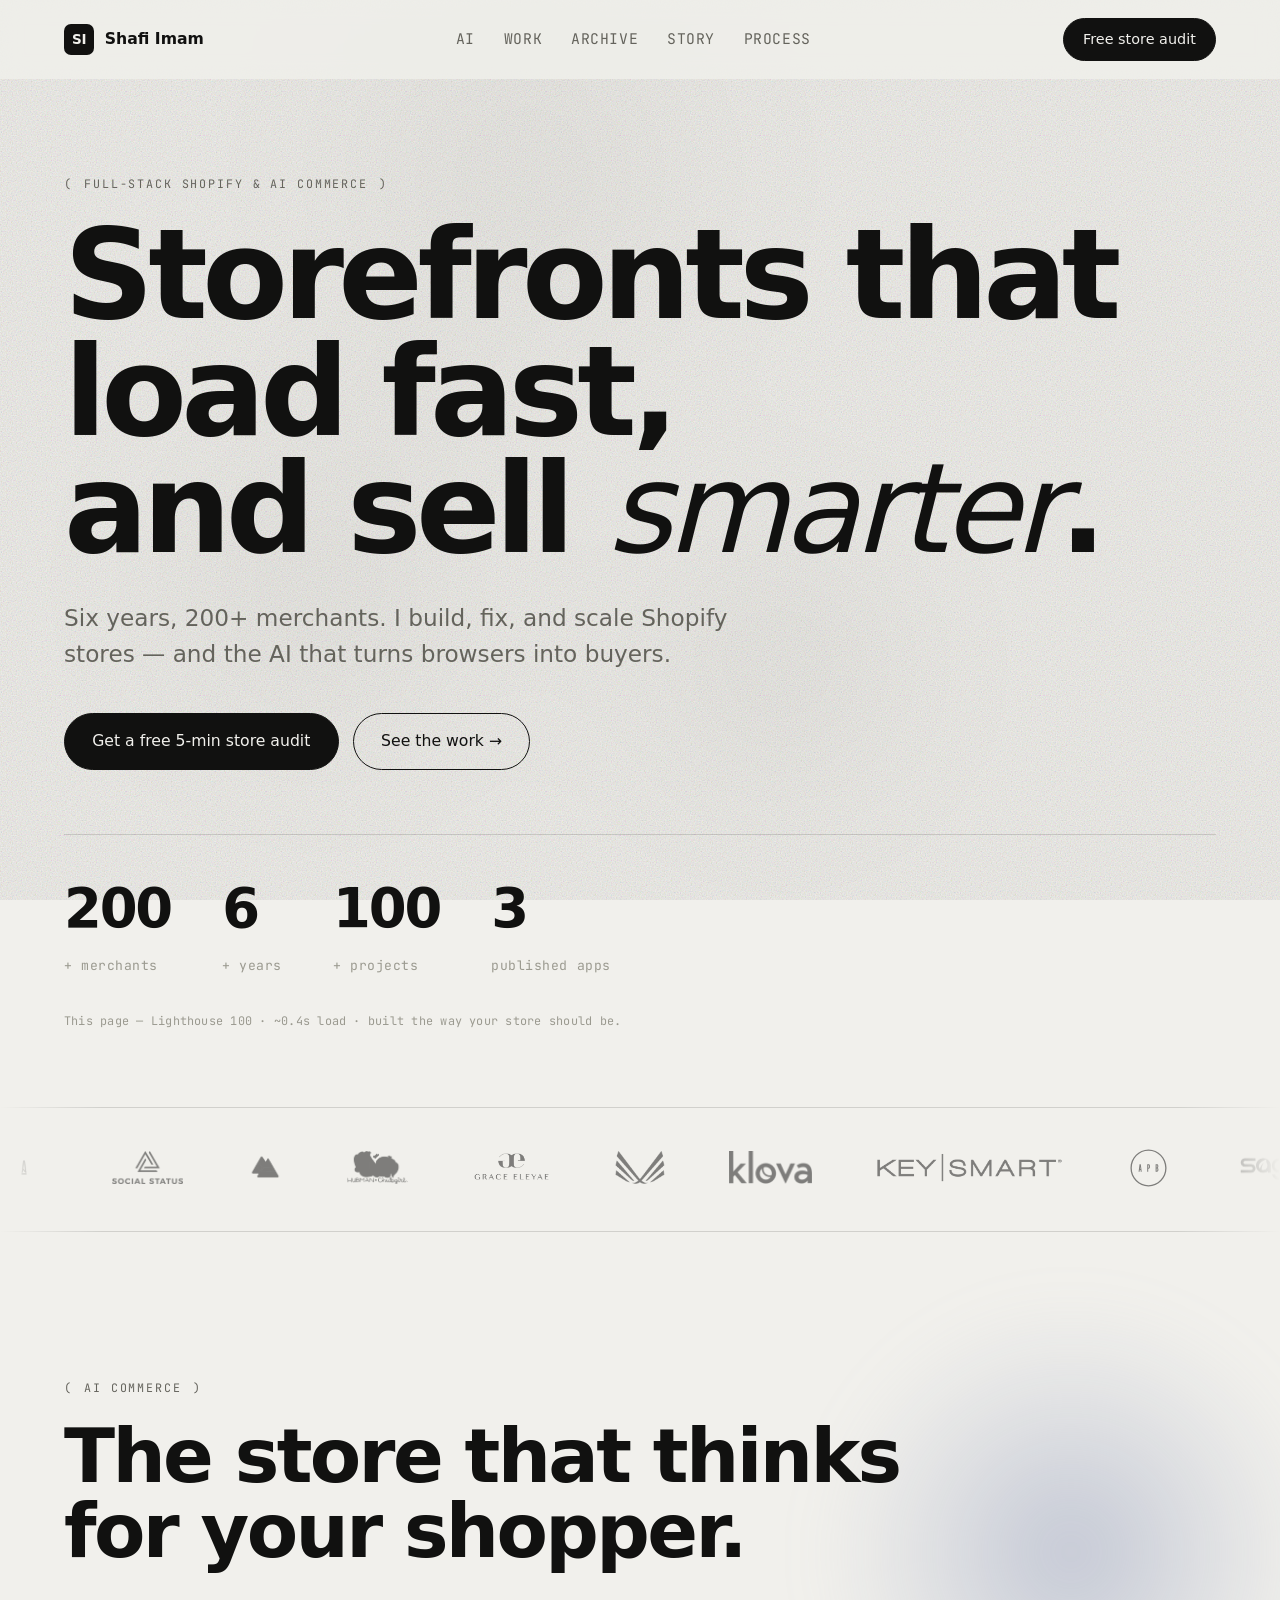
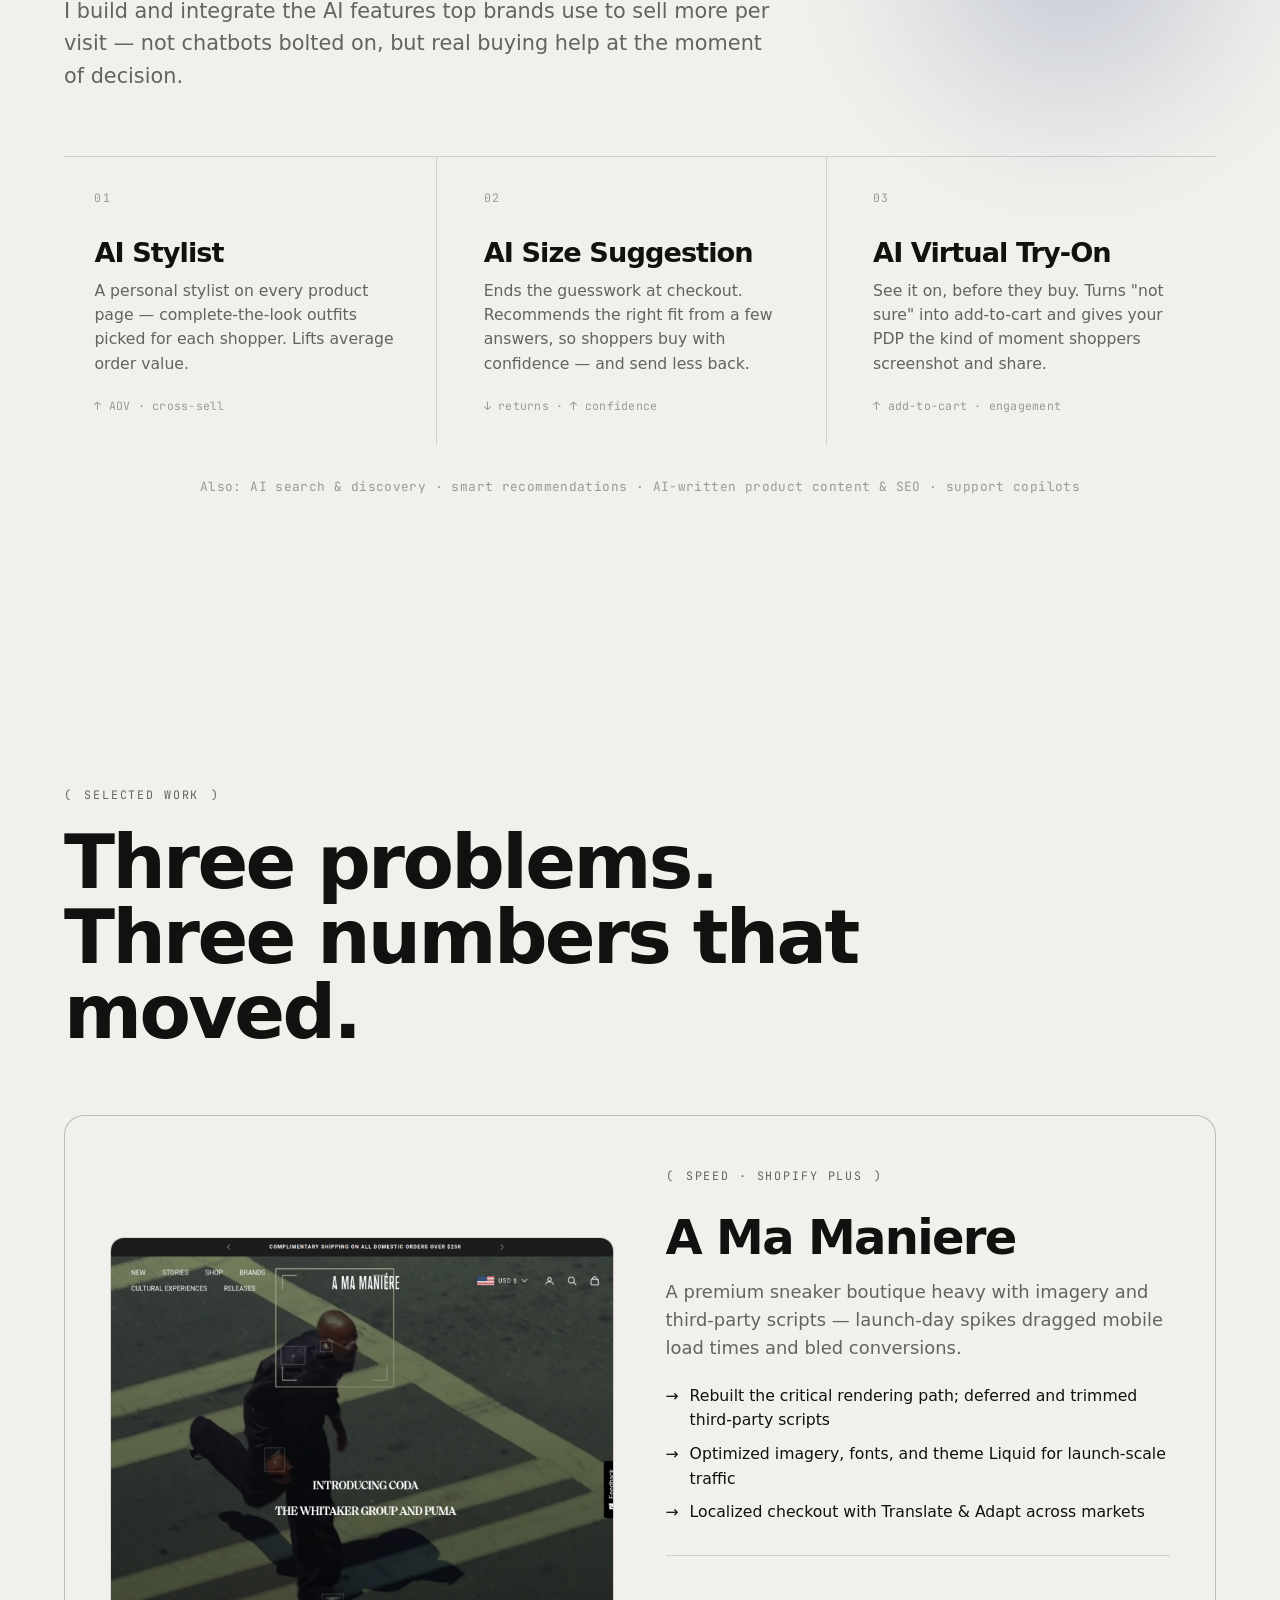
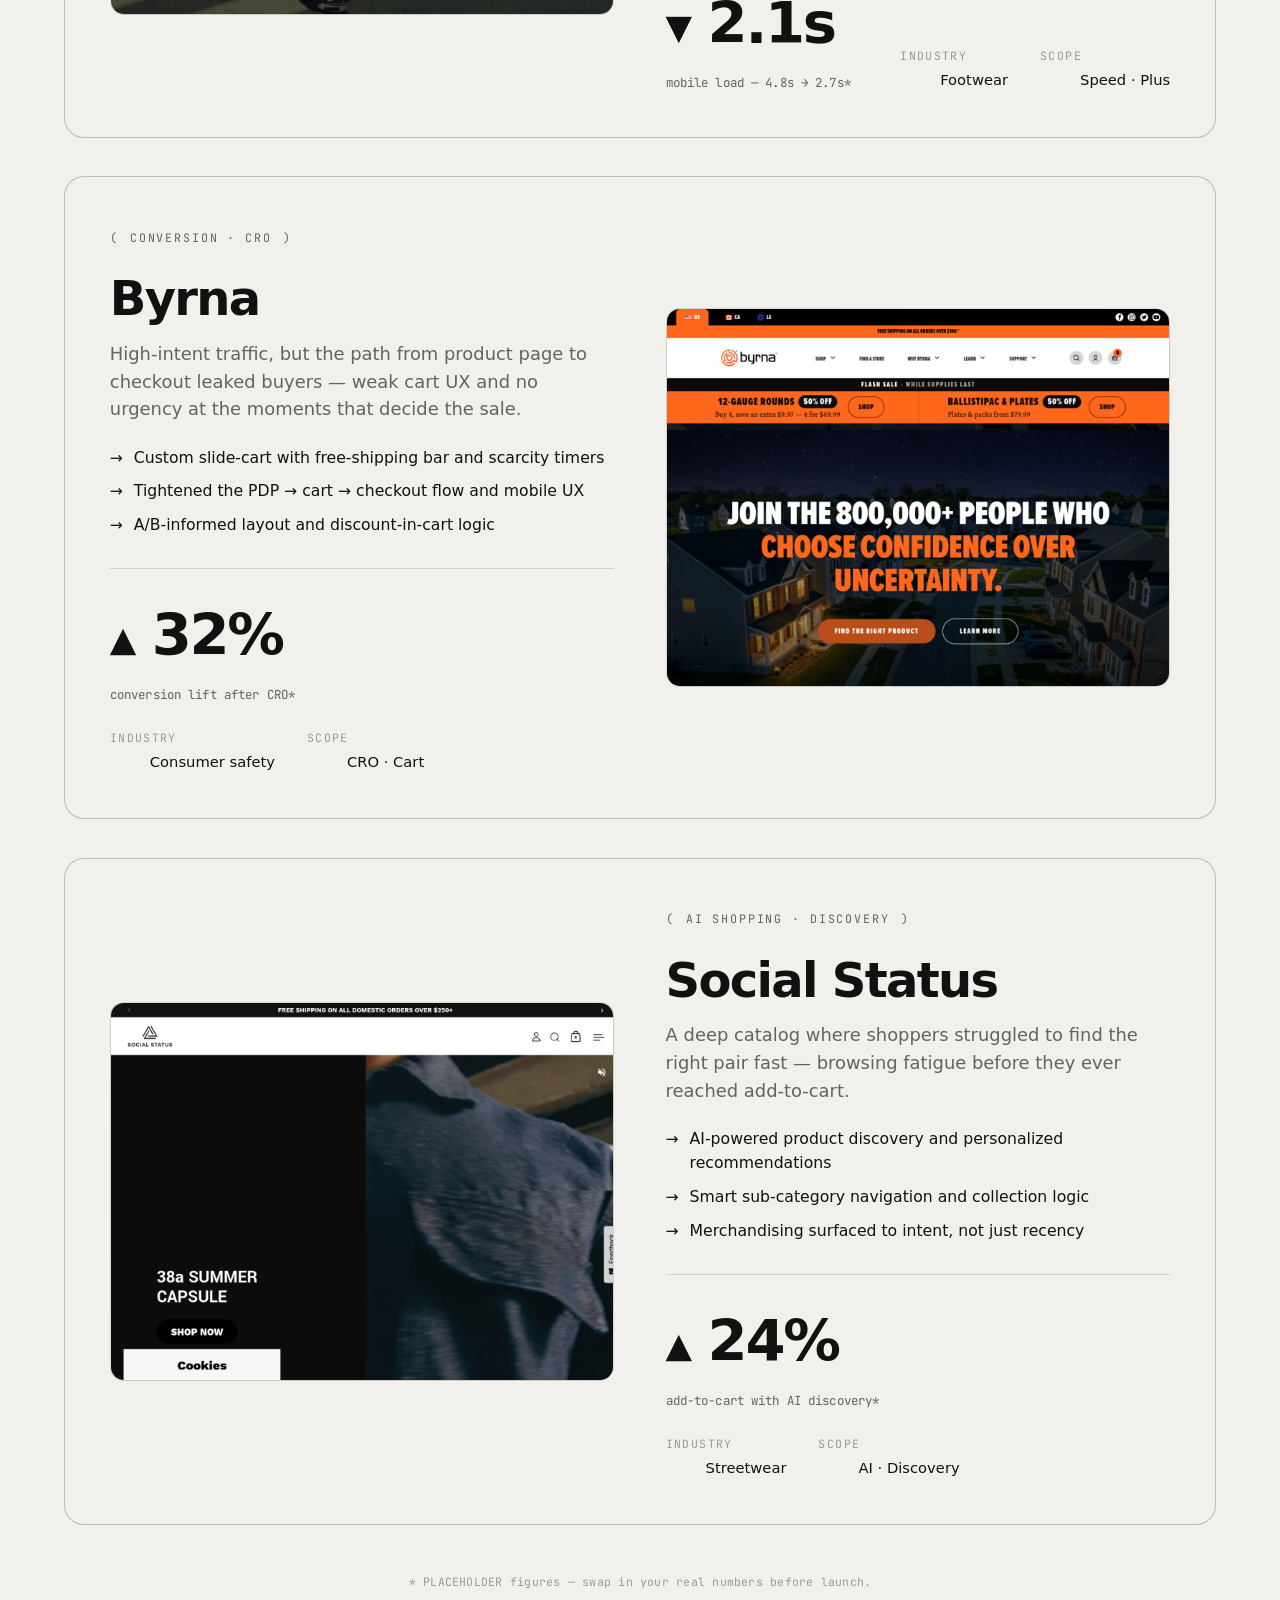
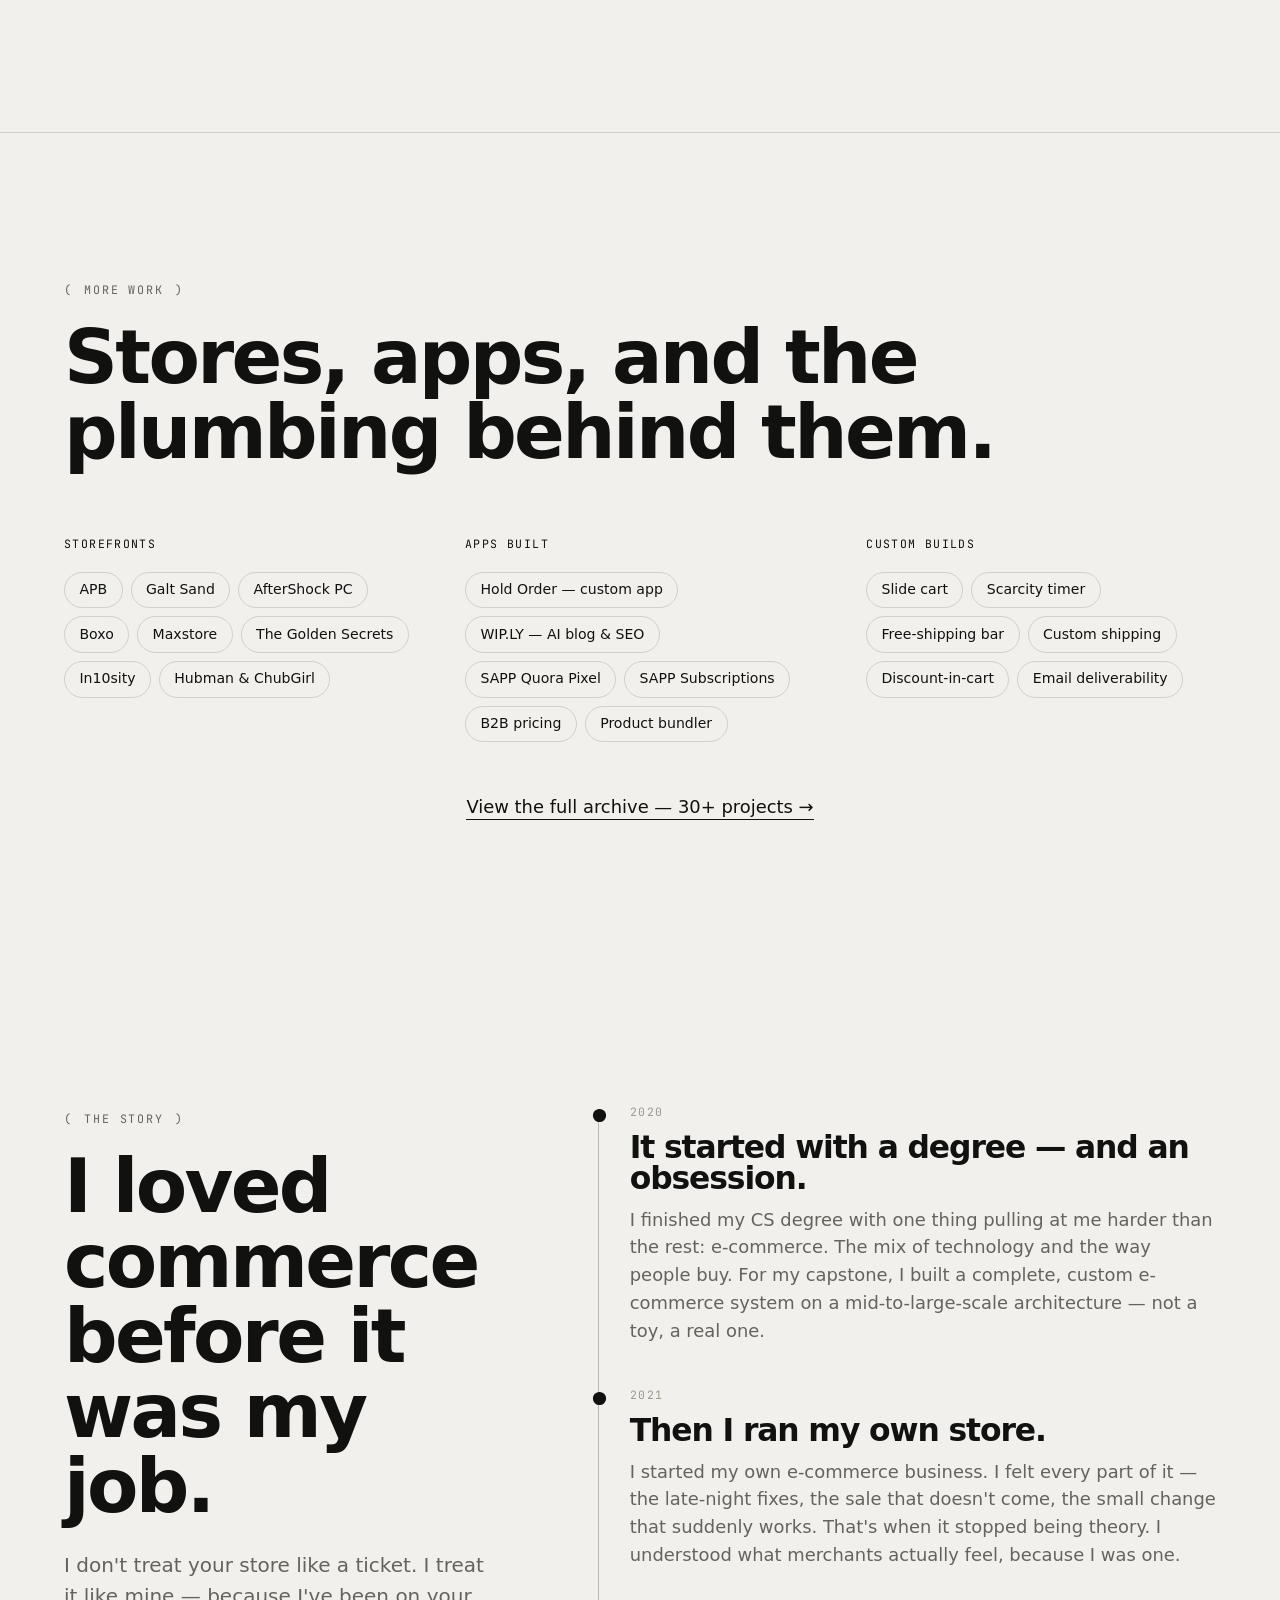
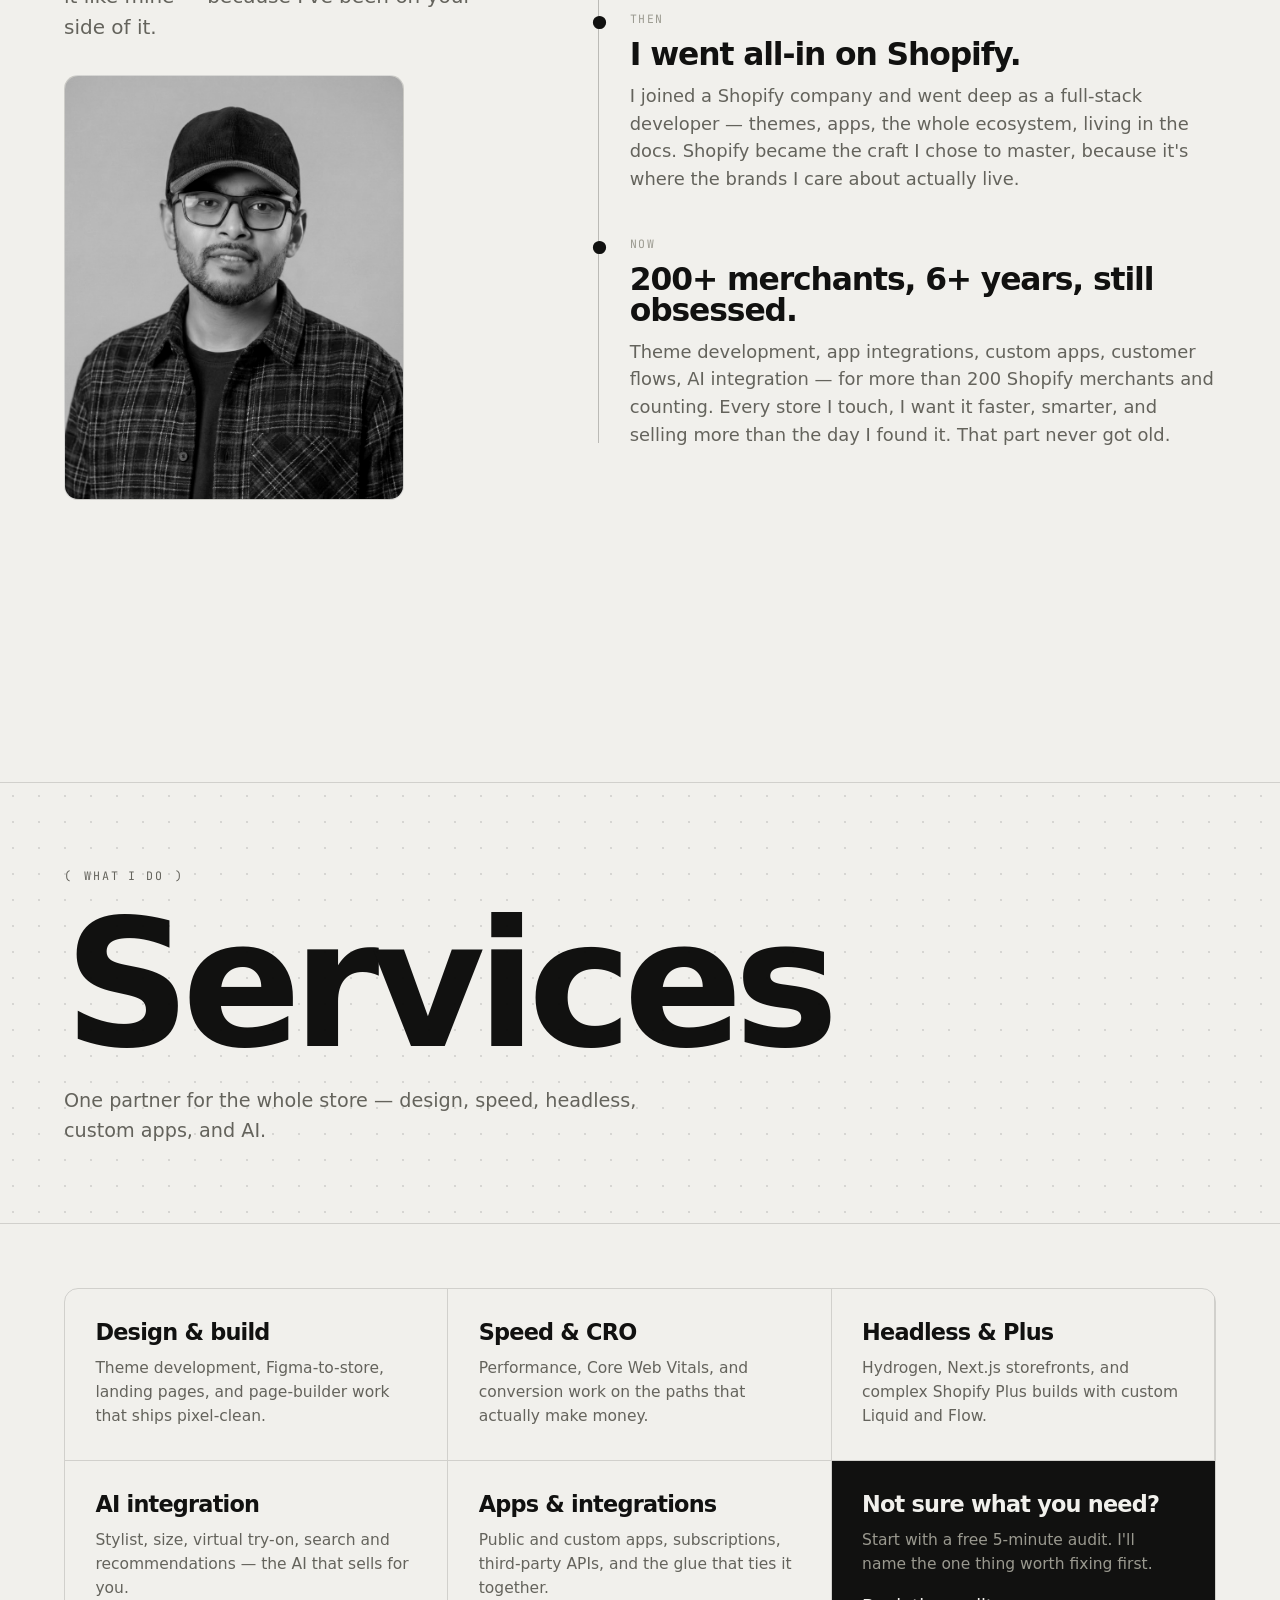
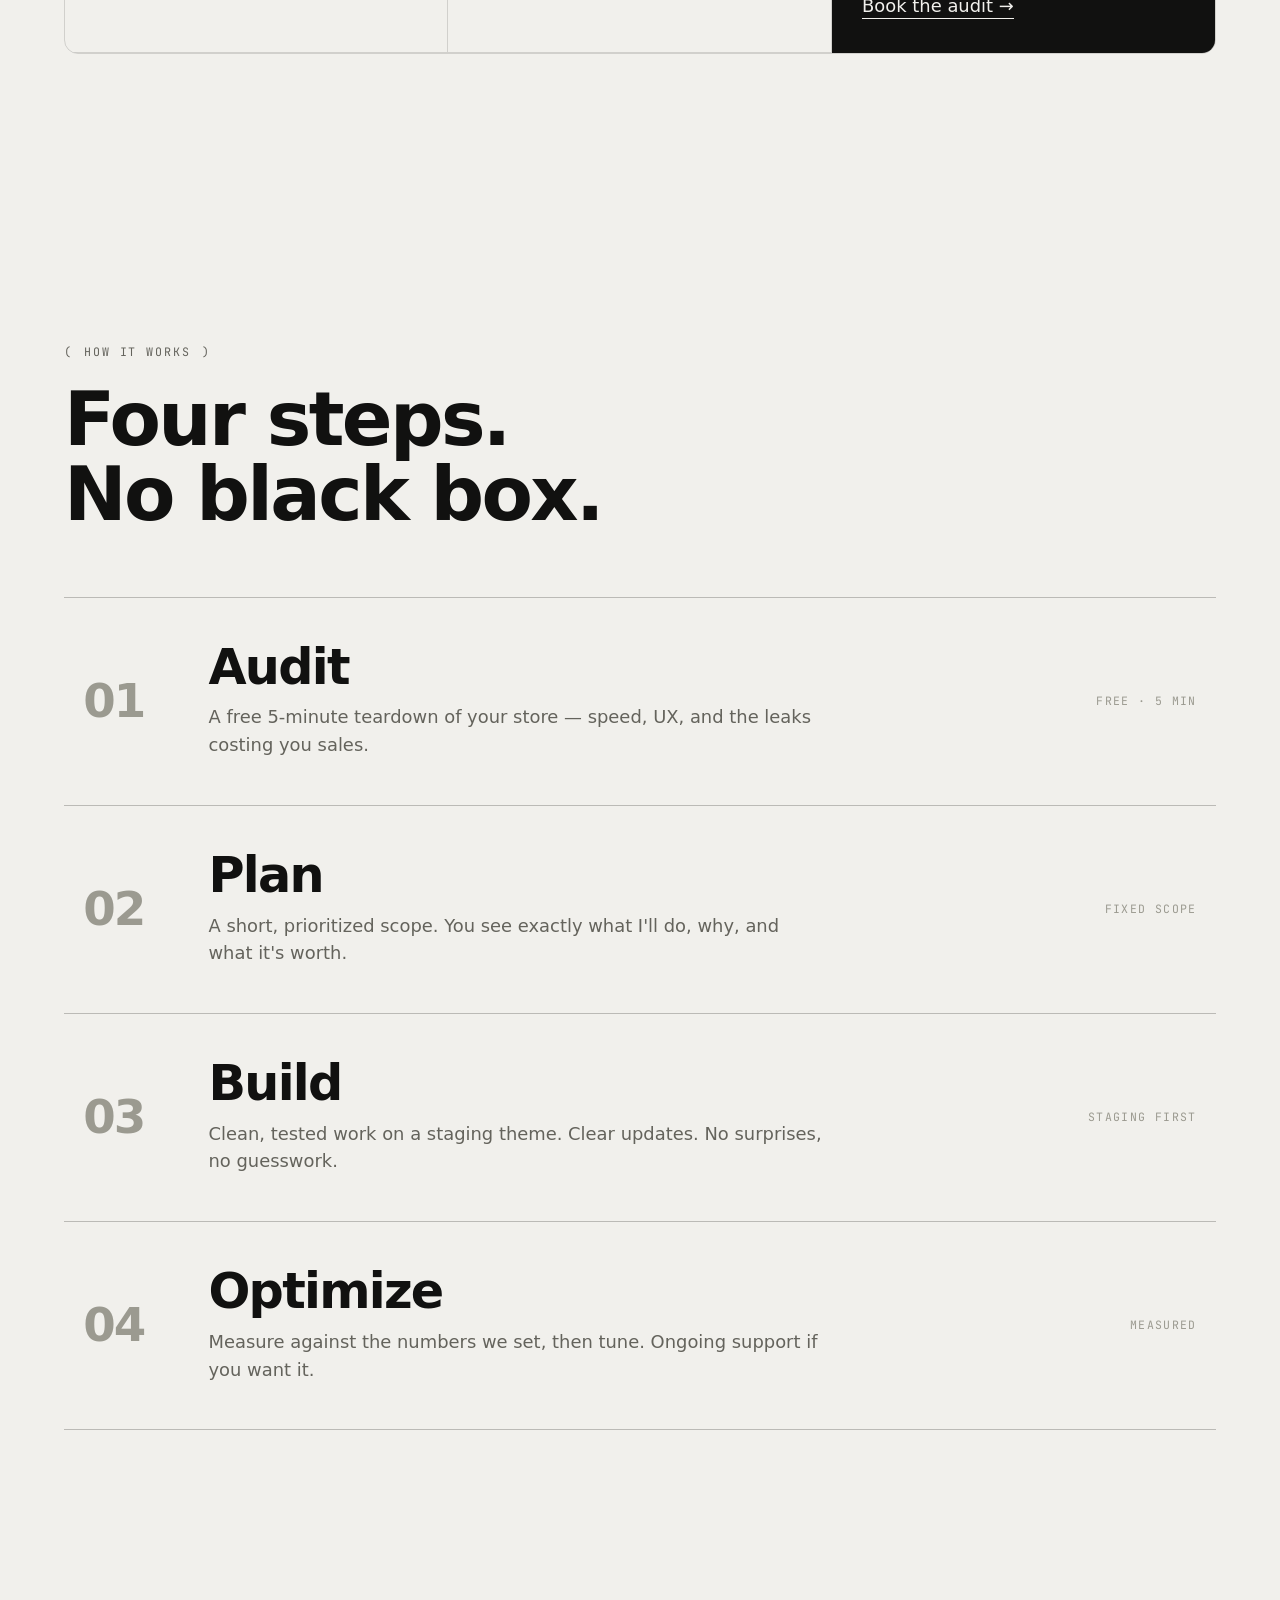
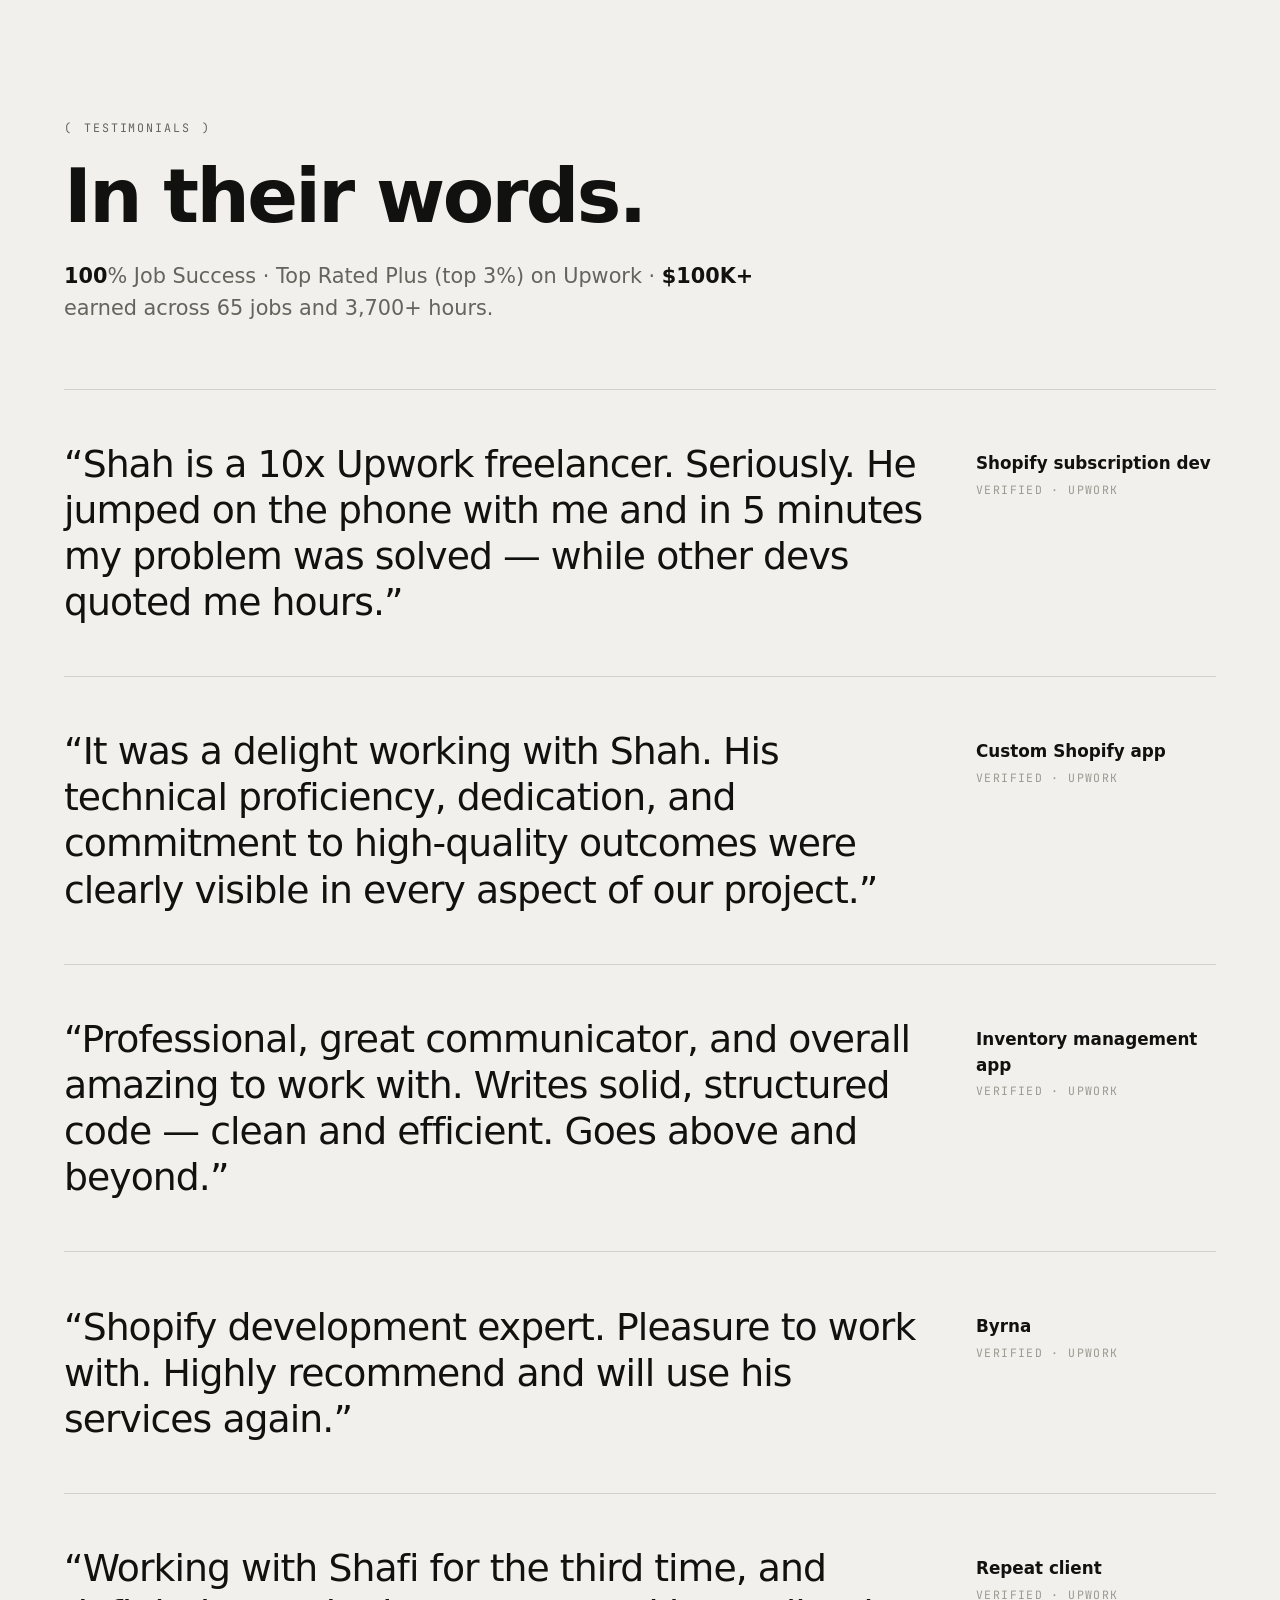
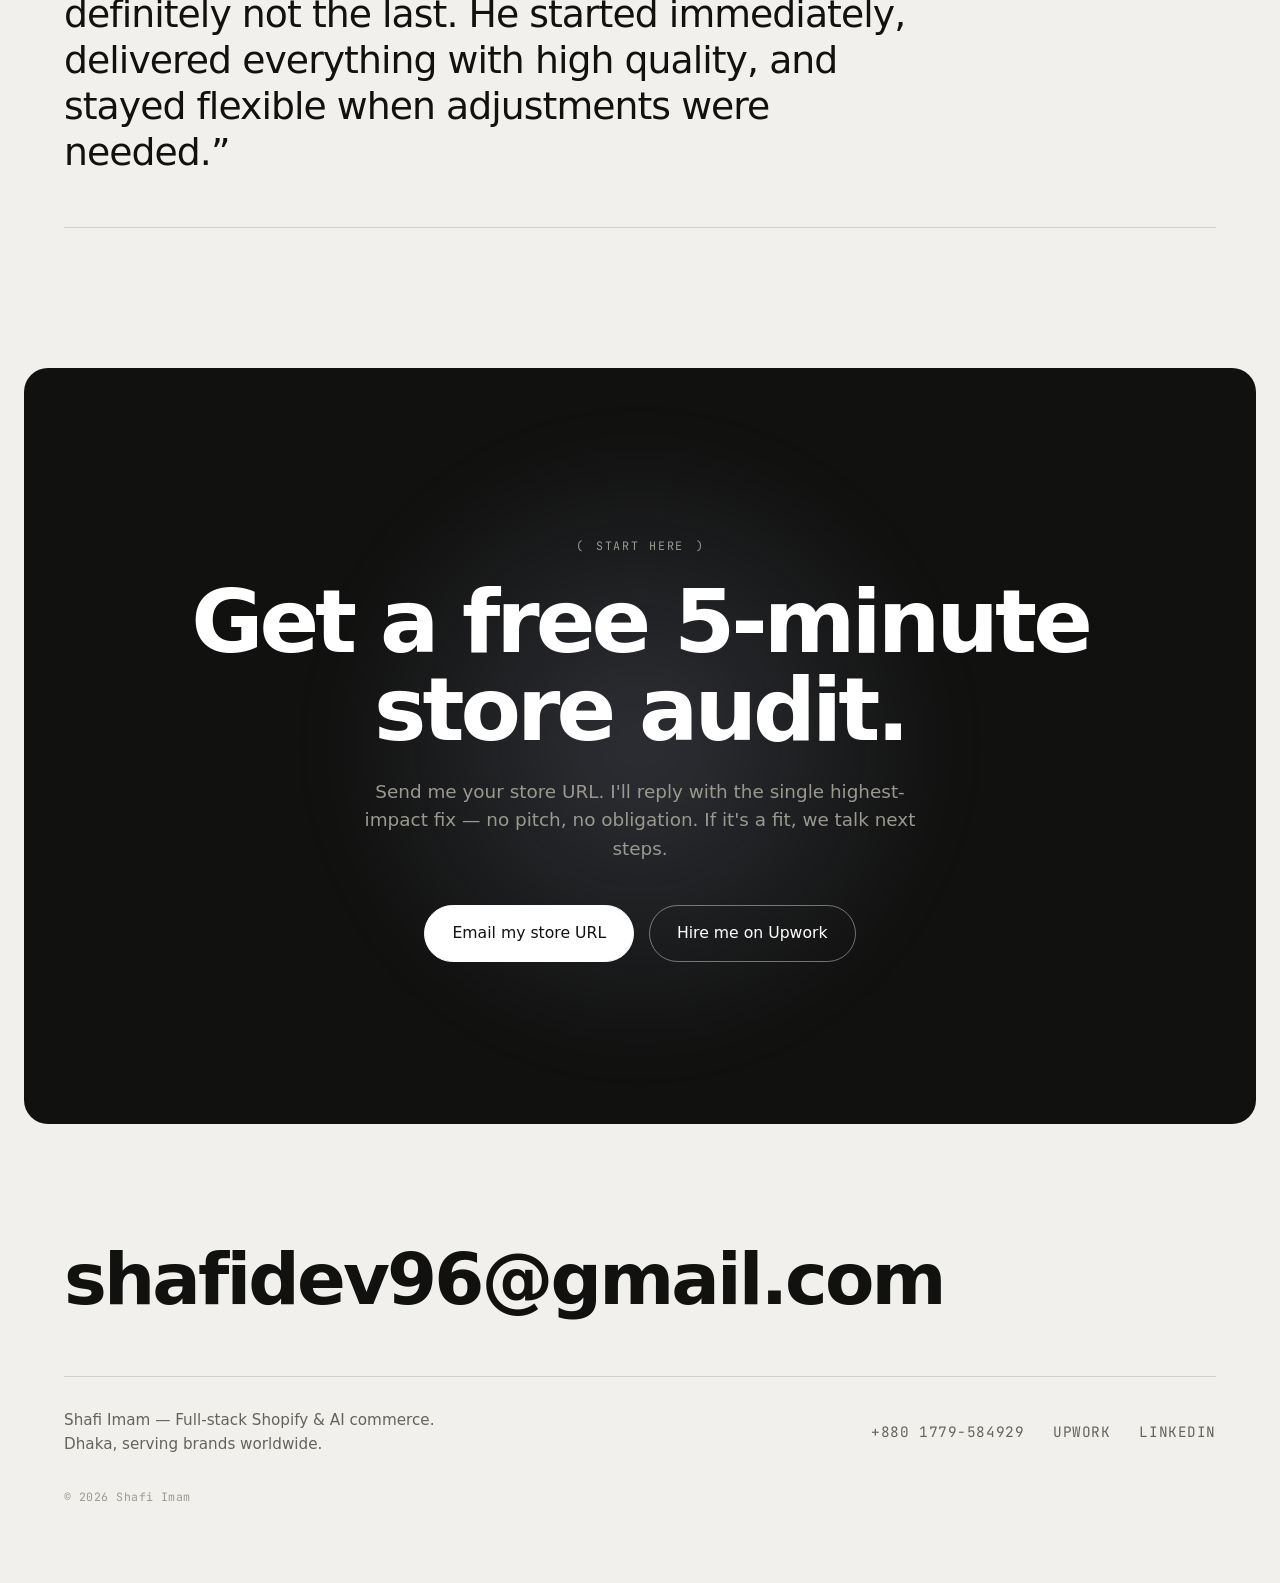
<file: index.html>
<!doctype html>
<html lang="en">
<head>
  <meta charset="utf-8" />
  <meta name="viewport" content="width=device-width, initial-scale=1" />
  <title>Shafi Imam — Full-stack Shopify &amp; AI commerce</title>
  <meta name="description" content="Six years, 200+ merchants. I build, fix, and scale Shopify stores — and the AI features (stylist, size, virtual try-on) that turn browsers into buyers." />

  <!--
  ============================================================
  HOW TO UPDATE  (search "PLACEHOLDER")
    · Case-study metrics (3)  -> real speed / conversion / AI numbers
    · Testimonials (3 + rating) -> real client quotes + names
    · Store screenshots       -> assets/shot-*.jpg
    · Headshot                -> assets/headshot.jpg
    · LinkedIn URL            -> nav + footer
  Contact email is correct: shafidev96@gmail.com
  ============================================================
  -->

  <link rel="preconnect" href="https://api.fontshare.com" crossorigin />
  <link rel="preconnect" href="https://fonts.googleapis.com" />
  <link rel="preconnect" href="https://fonts.gstatic.com" crossorigin />
  <link href="https://api.fontshare.com/v2/css?f[]=switzer@400,500,600,700,800,900&display=swap" rel="stylesheet" />
  <link href="https://fonts.googleapis.com/css2?family=JetBrains+Mono:wght@400;500&display=swap" rel="stylesheet" />
  <link rel="stylesheet" href="styles.css" />
</head>
<body>

<!-- preloader (konpo-style counting intro) -->
<div class="loader" id="loader" aria-hidden="true">
  <div class="loader__inner">
    <span class="loader__label mono">Shafi Imam — Shopify &amp; AI commerce</span>
    <span class="loader__count" id="count">000</span>
  </div>
</div>

<!-- custom cursor -->
<div class="cursor" id="cursor" aria-hidden="true"></div>

<!-- grain + shader live behind everything -->
<canvas id="shader" aria-hidden="true"></canvas>
<div class="grain" aria-hidden="true"></div>

<!-- ===================== NAV ===================== -->
<header class="nav" id="top">
  <a class="nav__brand" href="#top" aria-label="Shafi Imam home">
    <span class="nav__mark">SI</span>
    <span class="nav__name">Shafi Imam</span>
  </a>
  <nav class="nav__links" aria-label="Primary">
    <a href="#ai">AI</a>
    <a href="#work">Work</a>
    <a href="work.html">Archive</a>
    <a href="#story">Story</a>
    <a href="#process">Process</a>
  </nav>
  <a class="btn btn--sm" href="#contact"><span>Free store audit</span></a>
</header>

<!-- ===================== HERO ===================== -->
<section class="hero">
  <div class="hero__inner">
    <p class="eyebrow" data-stagger>Full-stack Shopify &amp; AI commerce</p>
    <h1 class="hero__title">
      <span class="line" data-stagger><span>Storefronts that load fast,</span></span>
      <span class="line" data-stagger><span>and sell <em>smarter</em>.</span></span>
    </h1>
    <p class="hero__sub" data-stagger>
      Six years, 200+ merchants. I build, fix, and scale Shopify stores — and the
      AI that turns browsers into buyers.
    </p>
    <div class="hero__cta" data-stagger>
      <a class="btn btn--accent magnetic" href="#contact"><span>Get a free 5-min store audit</span></a>
      <a class="btn btn--ghost magnetic" href="#work"><span>See the work →</span></a>
    </div>

    <div class="hero__stats" data-stagger>
      <div class="hstat"><b data-roll="200">200</b><span>+ merchants</span></div>
      <div class="hstat"><b data-roll="6">6</b><span>+ years</span></div>
      <div class="hstat"><b data-roll="100">100</b><span>+ projects</span></div>
      <div class="hstat"><b data-roll="3">3</b><span> published apps</span></div>
    </div>

    <p class="hero__proof mono">This page — Lighthouse&nbsp;100 · ~0.4s load · built the way your store should be.</p>
  </div>
</section>

<!-- ===================== TRUST LOGOS ===================== -->
<section class="marquee" aria-label="Selected clients">
  <div class="marquee__track marquee__track--logos">
    <img class="clogo" src="assets/logos/amamaniere.png" alt="A Ma Maniere" />
    <img class="clogo" src="assets/logos/socialstatus.png" alt="Social Status" />
    <img class="clogo" src="assets/logos/galtsand.png" alt="Galt Sand" />
    <img class="clogo" src="assets/logos/hubmanchubgirl.png" alt="Hubman &amp; ChubGirl" />
    <img class="clogo" src="assets/logos/graceeleyae.png" alt="Grace Eleyae" />
    <img class="clogo" src="assets/logos/jaidejaide.png" alt="Jaide" />
    <img class="clogo" src="assets/logos/klova.png" alt="Klova" />
    <img class="clogo" src="assets/logos/getkeysmart.png" alt="KeySmart" />
    <img class="clogo clogo--mark" src="assets/logos/apb.svg" alt="APB" />
    <img class="clogo" src="assets/logos/sago.png" alt="SAGO" />
    <img class="clogo" src="assets/logos/amamaniere.png" alt="" aria-hidden="true" />
    <img class="clogo" src="assets/logos/socialstatus.png" alt="" aria-hidden="true" />
    <img class="clogo" src="assets/logos/galtsand.png" alt="" aria-hidden="true" />
    <img class="clogo" src="assets/logos/hubmanchubgirl.png" alt="" aria-hidden="true" />
    <img class="clogo" src="assets/logos/graceeleyae.png" alt="" aria-hidden="true" />
    <img class="clogo" src="assets/logos/jaidejaide.png" alt="" aria-hidden="true" />
    <img class="clogo" src="assets/logos/klova.png" alt="" aria-hidden="true" />
    <img class="clogo" src="assets/logos/getkeysmart.png" alt="" aria-hidden="true" />
    <img class="clogo clogo--mark" src="assets/logos/apb.svg" alt="" aria-hidden="true" />
    <img class="clogo" src="assets/logos/sago.png" alt="" aria-hidden="true" />
  </div>
</section>

<!-- ===================== AI FEATURES ===================== -->
<section class="ai" id="ai">
  <div class="ai__orb" aria-hidden="true"></div>
  <header class="section-head">
    <p class="eyebrow">AI commerce</p>
    <h2 class="section-title">The store that thinks<br />for your shopper.</h2>
    <p class="section-lead">
      I build and integrate the AI features top brands use to sell more per visit —
      not chatbots bolted on, but real buying help at the moment of decision.
    </p>
  </header>

  <div class="ai__grid">
    <article class="aicard" data-tilt>
      <div class="aicard__glow" aria-hidden="true"></div>
      <span class="aicard__idx mono">01</span>
      <h3>AI Stylist</h3>
      <p>A personal stylist on every product page — complete-the-look outfits picked for each shopper. Lifts average order value.</p>
      <span class="aicard__tag mono">↑ AOV · cross-sell</span>
    </article>
    <article class="aicard" data-tilt>
      <div class="aicard__glow" aria-hidden="true"></div>
      <span class="aicard__idx mono">02</span>
      <h3>AI Size Suggestion</h3>
      <p>Ends the guesswork at checkout. Recommends the right fit from a few answers, so shoppers buy with confidence — and send less back.</p>
      <span class="aicard__tag mono">↓ returns · ↑ confidence</span>
    </article>
    <article class="aicard" data-tilt>
      <div class="aicard__glow" aria-hidden="true"></div>
      <span class="aicard__idx mono">03</span>
      <h3>AI Virtual Try-On</h3>
      <p>See it on, before they buy. Turns "not sure" into add-to-cart and gives your PDP the kind of moment shoppers screenshot and share.</p>
      <span class="aicard__tag mono">↑ add-to-cart · engagement</span>
    </article>
  </div>

  <p class="ai__also mono">
    Also: AI search &amp; discovery · smart recommendations · AI-written product content &amp; SEO · support copilots
  </p>
</section>

<!-- ===================== WORK / CASE STUDIES ===================== -->
<section class="work" id="work">
  <header class="section-head">
    <p class="eyebrow">Selected work</p>
    <h2 class="section-title">Three problems.<br />Three numbers that moved.</h2>
  </header>

  <!-- CASE 1 — SPEED — A Ma Maniere -->
  <article class="case" data-tilt>
    <a class="case__media" href="https://www.a-ma-maniere.com/" target="_blank" rel="noopener" aria-label="Visit A Ma Maniere">
      <!-- Store screenshot in assets/ — replace with your own high-res any time -->
      <img src="assets/shot-amamaniere.png" alt="A Ma Maniere storefront" loading="lazy" />
      <span class="case__live mono">↗ a-ma-maniere.com</span>
    </a>
    <div class="case__body">
      <p class="eyebrow">Speed · Shopify Plus</p>
      <h3 class="case__store">A Ma Maniere</h3>
      <p class="case__problem">
        A premium sneaker boutique heavy with imagery and third-party scripts —
        launch-day spikes dragged mobile load times and bled conversions.
      </p>
      <ul class="case__did">
        <li>Rebuilt the critical rendering path; deferred and trimmed third-party scripts</li>
        <li>Optimized imagery, fonts, and theme Liquid for launch-scale traffic</li>
        <li>Localized checkout with Translate &amp; Adapt across markets</li>
      </ul>
      <div class="case__foot">
        <div class="metric">
          <!-- PLACEHOLDER metric -->
          <div class="metric__big"><span class="delta">▼</span> 2.1s</div>
          <div class="metric__cap mono">mobile load — 4.8s → 2.7s*</div>
        </div>
        <dl class="deets">
          <div><dt class="mono">Industry</dt><dd>Footwear</dd></div>
          <div><dt class="mono">Scope</dt><dd>Speed · Plus</dd></div>
        </dl>
      </div>
    </div>
  </article>

  <!-- CASE 2 — CONVERSION — Byrna -->
  <article class="case case--alt" data-tilt>
    <a class="case__media" href="https://byrna.com/" target="_blank" rel="noopener" aria-label="Visit Byrna">
      <!-- Store screenshot in assets/ — replace with your own high-res any time -->
      <img src="assets/shot-byrna.png" alt="Byrna storefront" loading="lazy" />
      <span class="case__live mono">↗ byrna.com</span>
    </a>
    <div class="case__body">
      <p class="eyebrow">Conversion · CRO</p>
      <h3 class="case__store">Byrna</h3>
      <p class="case__problem">
        High-intent traffic, but the path from product page to checkout leaked buyers —
        weak cart UX and no urgency at the moments that decide the sale.
      </p>
      <ul class="case__did">
        <li>Custom slide-cart with free-shipping bar and scarcity timers</li>
        <li>Tightened the PDP → cart → checkout flow and mobile UX</li>
        <li>A/B-informed layout and discount-in-cart logic</li>
      </ul>
      <div class="case__foot">
        <div class="metric">
          <!-- PLACEHOLDER metric -->
          <div class="metric__big"><span class="delta delta--up">▲</span> 32%</div>
          <div class="metric__cap mono">conversion lift after CRO*</div>
        </div>
        <dl class="deets">
          <div><dt class="mono">Industry</dt><dd>Consumer safety</dd></div>
          <div><dt class="mono">Scope</dt><dd>CRO · Cart</dd></div>
        </dl>
      </div>
    </div>
  </article>

  <!-- CASE 3 — AI SHOPPING — Social Status -->
  <article class="case" data-tilt>
    <a class="case__media" href="https://www.socialstatuspgh.com/" target="_blank" rel="noopener" aria-label="Visit Social Status">
      <!-- Store screenshot in assets/ — replace with your own high-res any time -->
      <img src="assets/shot-socialstatus.png" alt="Social Status storefront" loading="lazy" />
      <span class="case__live mono">↗ socialstatuspgh.com</span>
    </a>
    <div class="case__body">
      <p class="eyebrow">AI shopping · Discovery</p>
      <h3 class="case__store">Social Status</h3>
      <p class="case__problem">
        A deep catalog where shoppers struggled to find the right pair fast —
        browsing fatigue before they ever reached add-to-cart.
      </p>
      <ul class="case__did">
        <li>AI-powered product discovery and personalized recommendations</li>
        <li>Smart sub-category navigation and collection logic</li>
        <li>Merchandising surfaced to intent, not just recency</li>
      </ul>
      <div class="case__foot">
        <div class="metric">
          <!-- PLACEHOLDER metric -->
          <div class="metric__big"><span class="delta delta--up">▲</span> 24%</div>
          <div class="metric__cap mono">add-to-cart with AI discovery*</div>
        </div>
        <dl class="deets">
          <div><dt class="mono">Industry</dt><dd>Streetwear</dd></div>
          <div><dt class="mono">Scope</dt><dd>AI · Discovery</dd></div>
        </dl>
      </div>
    </div>
  </article>

  <p class="work__foot mono">* PLACEHOLDER figures — swap in your real numbers before launch.</p>
</section>

<!-- ===================== MORE WORK ===================== -->
<section class="more">
  <header class="section-head">
    <p class="eyebrow">More work</p>
    <h2 class="section-title">Stores, apps, and the plumbing behind them.</h2>
  </header>
  <div class="more__cols">
    <div class="more__col">
      <p class="mono more__label">Storefronts</p>
      <ul class="taglist">
        <li>APB</li><li>Galt Sand</li><li>AfterShock PC</li><li>Boxo</li>
        <li>Maxstore</li><li>The Golden Secrets</li><li>In10sity</li><li>Hubman &amp; ChubGirl</li>
      </ul>
    </div>
    <div class="more__col">
      <p class="mono more__label">Apps built</p>
      <ul class="taglist">
        <li>Hold Order — custom app</li><li>WIP.LY — AI blog &amp; SEO</li><li>SAPP Quora Pixel</li><li>SAPP Subscriptions</li><li>B2B pricing</li><li>Product bundler</li>
      </ul>
    </div>
    <div class="more__col">
      <p class="mono more__label">Custom builds</p>
      <ul class="taglist">
        <li>Slide cart</li><li>Scarcity timer</li><li>Free-shipping bar</li>
        <li>Custom shipping</li><li>Discount-in-cart</li><li>Email deliverability</li>
      </ul>
    </div>
  </div>
  <p class="more__all"><a class="link-arrow" href="work.html">View the full archive — 30+ projects →</a></p>
</section>

<!-- ===================== STORY ===================== -->
<section class="story" id="story">
  <div class="story__intro">
    <p class="eyebrow">The story</p>
    <h2 class="section-title">I loved commerce<br />before it was my job.</h2>
    <p class="story__lead">
      I don't treat your store like a ticket. I treat it like mine — because I've
      been on your side of it.
    </p>
    <div class="story__media">
      <img src="assets/headshot.jpg" alt="Shafi Imam" loading="lazy" />
    </div>
  </div>

  <ol class="timeline">
    <li class="tl">
      <span class="tl__year mono">2020</span>
      <h3>It started with a degree — and an obsession.</h3>
      <p>I finished my CS degree with one thing pulling at me harder than the rest: e-commerce. The mix of technology and the way people buy. For my capstone, I built a complete, custom e-commerce system on a mid-to-large-scale architecture — not a toy, a real one.</p>
    </li>
    <li class="tl">
      <span class="tl__year mono">2021</span>
      <h3>Then I ran my own store.</h3>
      <p>I started my own e-commerce business. I felt every part of it — the late-night fixes, the sale that doesn't come, the small change that suddenly works. That's when it stopped being theory. I understood what merchants actually feel, because I was one.</p>
    </li>
    <li class="tl">
      <span class="tl__year mono">Then</span>
      <h3>I went all-in on Shopify.</h3>
      <p>I joined a Shopify company and went deep as a full-stack developer — themes, apps, the whole ecosystem, living in the docs. Shopify became the craft I chose to master, because it's where the brands I care about actually live.</p>
    </li>
    <li class="tl">
      <span class="tl__year mono">Now</span>
      <h3>200+ merchants, 6+ years, still obsessed.</h3>
      <p>Theme development, app integrations, custom apps, customer flows, AI integration — for more than 200 Shopify merchants and counting. Every store I touch, I want it faster, smarter, and selling more than the day I found it. That part never got old.</p>
    </li>
  </ol>
</section>

<!-- ===================== SERVICES ===================== -->
<section class="services" id="services">
  <div class="dotfield" data-dotfield>
    <canvas class="dotfield__canvas" aria-hidden="true"></canvas>
    <div class="dotfield__inner">
      <p class="eyebrow">What I do</p>
      <h2 class="dotfield__title" data-parallax>Services</h2>
      <p class="dotfield__sub">One partner for the whole store — design, speed, headless, custom apps, and AI.</p>
    </div>
  </div>
  <div class="svc__grid">
    <article class="svc" data-tilt><h3>Design &amp; build</h3><p>Theme development, Figma-to-store, landing pages, and page-builder work that ships pixel-clean.</p></article>
    <article class="svc" data-tilt><h3>Speed &amp; CRO</h3><p>Performance, Core Web Vitals, and conversion work on the paths that actually make money.</p></article>
    <article class="svc" data-tilt><h3>Headless &amp; Plus</h3><p>Hydrogen, Next.js storefronts, and complex Shopify Plus builds with custom Liquid and Flow.</p></article>
    <article class="svc" data-tilt><h3>AI integration</h3><p>Stylist, size, virtual try-on, search and recommendations — the AI that sells for you.</p></article>
    <article class="svc" data-tilt><h3>Apps &amp; integrations</h3><p>Public and custom apps, subscriptions, third-party APIs, and the glue that ties it together.</p></article>
    <article class="svc svc--cta" data-tilt><h3>Not sure what you need?</h3><p>Start with a free 5-minute audit. I'll name the one thing worth fixing first.</p><a class="link-arrow" href="#contact">Book the audit →</a></article>
  </div>
</section>

<!-- ===================== HOW IT WORKS (editorial rows) ===================== -->
<section class="process" id="process">
  <header class="section-head">
    <p class="eyebrow">How it works</p>
    <h2 class="section-title">Four steps.<br />No black box.</h2>
  </header>

  <ol class="steps">
    <li class="step">
      <span class="step__n">01</span>
      <div class="step__body">
        <h3>Audit</h3>
        <p>A free 5-minute teardown of your store — speed, UX, and the leaks costing you sales.</p>
      </div>
      <span class="step__meta mono">Free · 5 min</span>
    </li>
    <li class="step">
      <span class="step__n">02</span>
      <div class="step__body">
        <h3>Plan</h3>
        <p>A short, prioritized scope. You see exactly what I'll do, why, and what it's worth.</p>
      </div>
      <span class="step__meta mono">Fixed scope</span>
    </li>
    <li class="step">
      <span class="step__n">03</span>
      <div class="step__body">
        <h3>Build</h3>
        <p>Clean, tested work on a staging theme. Clear updates. No surprises, no guesswork.</p>
      </div>
      <span class="step__meta mono">Staging first</span>
    </li>
    <li class="step">
      <span class="step__n">04</span>
      <div class="step__body">
        <h3>Optimize</h3>
        <p>Measure against the numbers we set, then tune. Ongoing support if you want it.</p>
      </div>
      <span class="step__meta mono">Measured</span>
    </li>
  </ol>
</section>

<!-- ===================== TESTIMONIALS (editorial quotes) ===================== -->
<section class="quotes" id="quotes">
  <header class="section-head">
    <p class="eyebrow">Testimonials</p>
    <h2 class="section-title">In their words.</h2>
    <p class="section-lead"><b data-roll="100">100</b>% Job Success · Top Rated Plus (top 3%) on Upwork · <b>$100K+</b> earned across 65 jobs and 3,700+ hours.</p>
  </header>

  <ul class="qlist">
    <li class="qrow">
      <blockquote>Shah is a 10x Upwork freelancer. Seriously. He jumped on the phone with me and in 5 minutes my problem was solved — while other devs quoted me hours.</blockquote>
      <div class="qmeta"><b>Shopify subscription dev</b><span class="mono">Verified · Upwork</span></div>
    </li>
    <li class="qrow">
      <blockquote>It was a delight working with Shah. His technical proficiency, dedication, and commitment to high-quality outcomes were clearly visible in every aspect of our project.</blockquote>
      <div class="qmeta"><b>Custom Shopify app</b><span class="mono">Verified · Upwork</span></div>
    </li>
    <li class="qrow">
      <blockquote>Professional, great communicator, and overall amazing to work with. Writes solid, structured code — clean and efficient. Goes above and beyond.</blockquote>
      <div class="qmeta"><b>Inventory management app</b><span class="mono">Verified · Upwork</span></div>
    </li>
    <li class="qrow">
      <blockquote>Shopify development expert. Pleasure to work with. Highly recommend and will use his services again.</blockquote>
      <div class="qmeta"><b>Byrna</b><span class="mono">Verified · Upwork</span></div>
    </li>
    <li class="qrow">
      <blockquote>Working with Shafi for the third time, and definitely not the last. He started immediately, delivered everything with high quality, and stayed flexible when adjustments were needed.</blockquote>
      <div class="qmeta"><b>Repeat client</b><span class="mono">Verified · Upwork</span></div>
    </li>
  </ul>
</section>

<!-- ===================== FINAL CTA ===================== -->
<section class="cta" id="contact">
  <div class="cta__orb" aria-hidden="true"></div>
  <p class="eyebrow">Start here</p>
  <h2 class="cta__title">Get a free 5-minute<br />store audit.</h2>
  <p class="cta__sub">
    Send me your store URL. I'll reply with the single highest-impact fix —
    no pitch, no obligation. If it's a fit, we talk next steps.
  </p>
  <div class="cta__actions">
    <a class="btn btn--accent magnetic" href="mailto:shafidev96@gmail.com?subject=Free%20store%20audit&body=My%20store%20URL%3A%20"><span>Email my store URL</span></a>
    <a class="btn btn--ghost magnetic" href="https://www.upwork.com/freelancers/shafiimam" target="_blank" rel="noopener"><span>Hire me on Upwork</span></a>
  </div>
</section>

<!-- ===================== FOOTER ===================== -->
<footer class="foot">
  <div class="foot__top">
    <a class="foot__mail" href="mailto:shafidev96@gmail.com">shafidev96@gmail.com</a>
  </div>
  <div class="foot__row">
    <p>Shafi Imam — Full-stack Shopify &amp; AI commerce. Dhaka, serving brands worldwide.</p>
    <div class="foot__links">
      <a href="tel:+8801779584929">+880 1779-584929</a>
      <a href="https://www.upwork.com/freelancers/shafiimam" target="_blank" rel="noopener">Upwork</a>
      <a href="https://www.linkedin.com/in/shafiimam/" target="_blank" rel="noopener">LinkedIn</a>
    </div>
  </div>
  <p class="foot__fine mono">© <span id="year">2026</span> Shafi Imam</p>
</footer>

<script src="shader.js" defer></script>
<script src="main.js" defer></script>
</body>
</html>
</file>
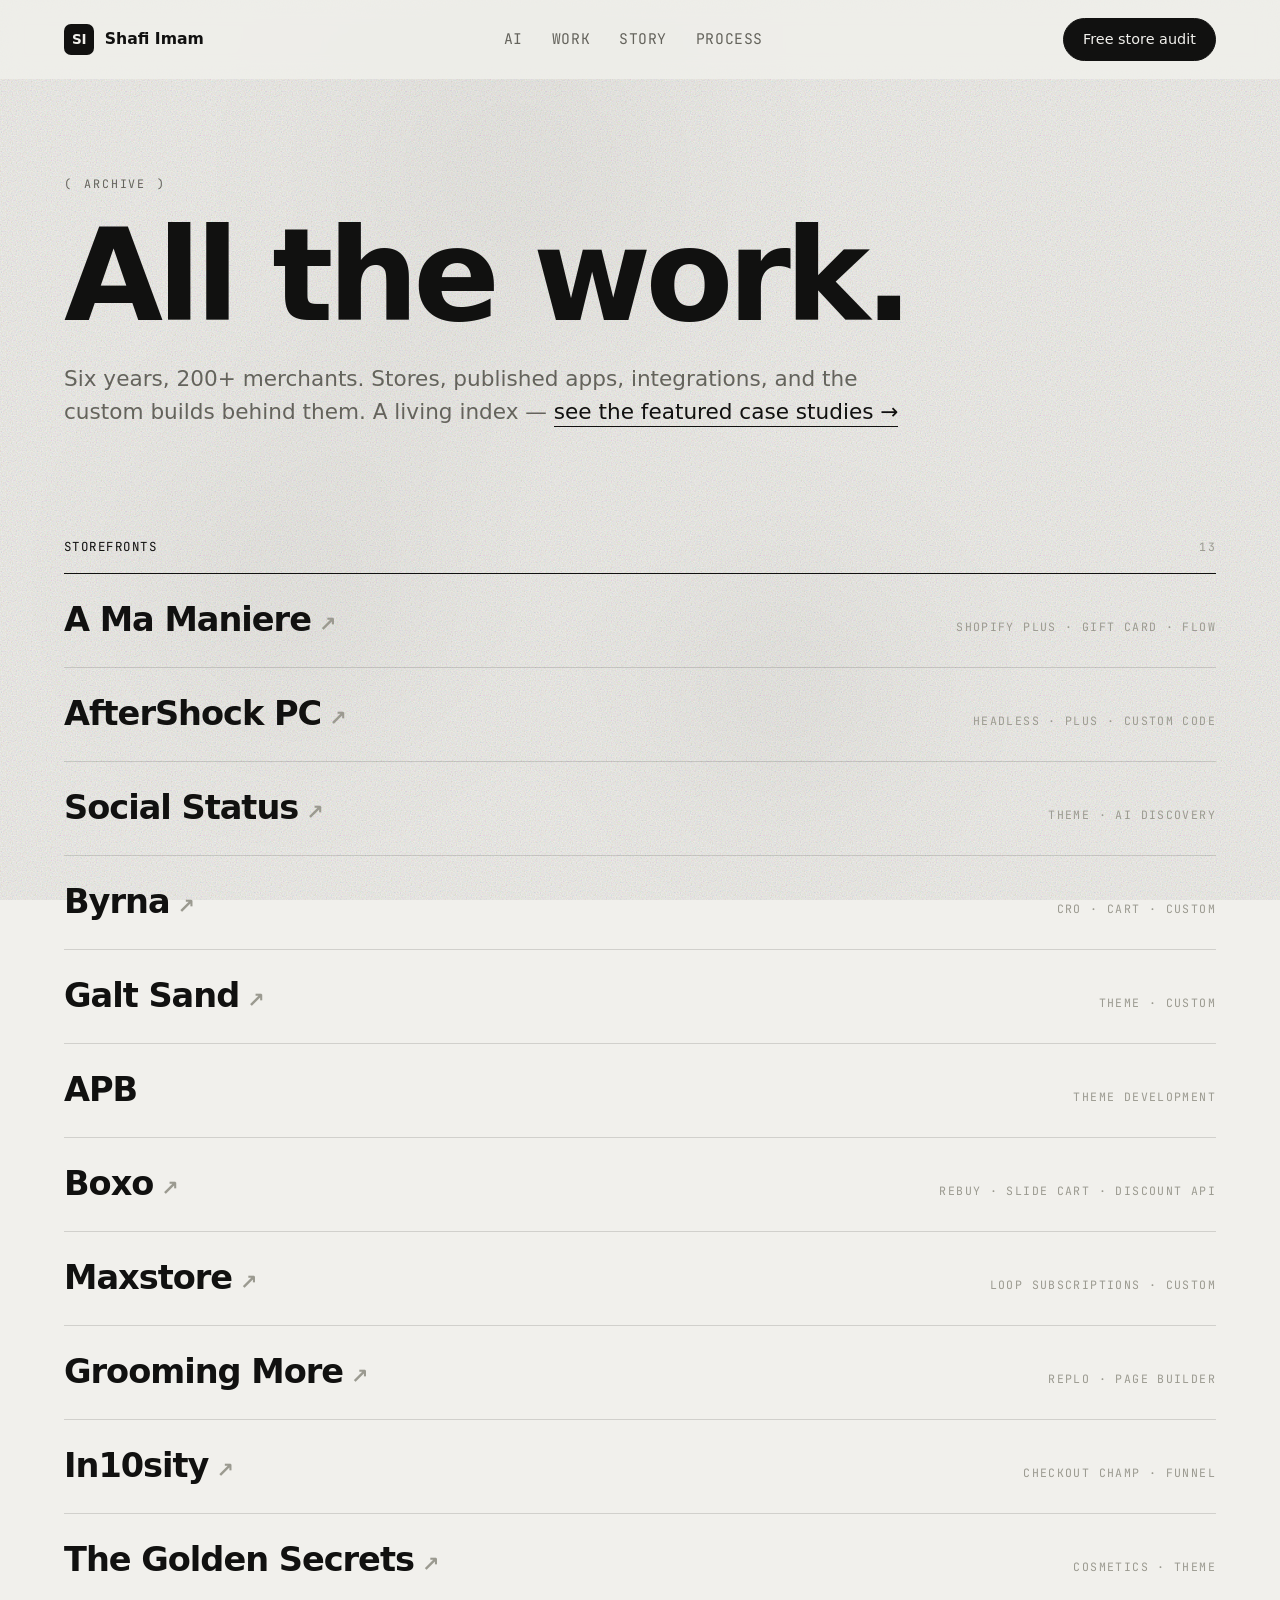
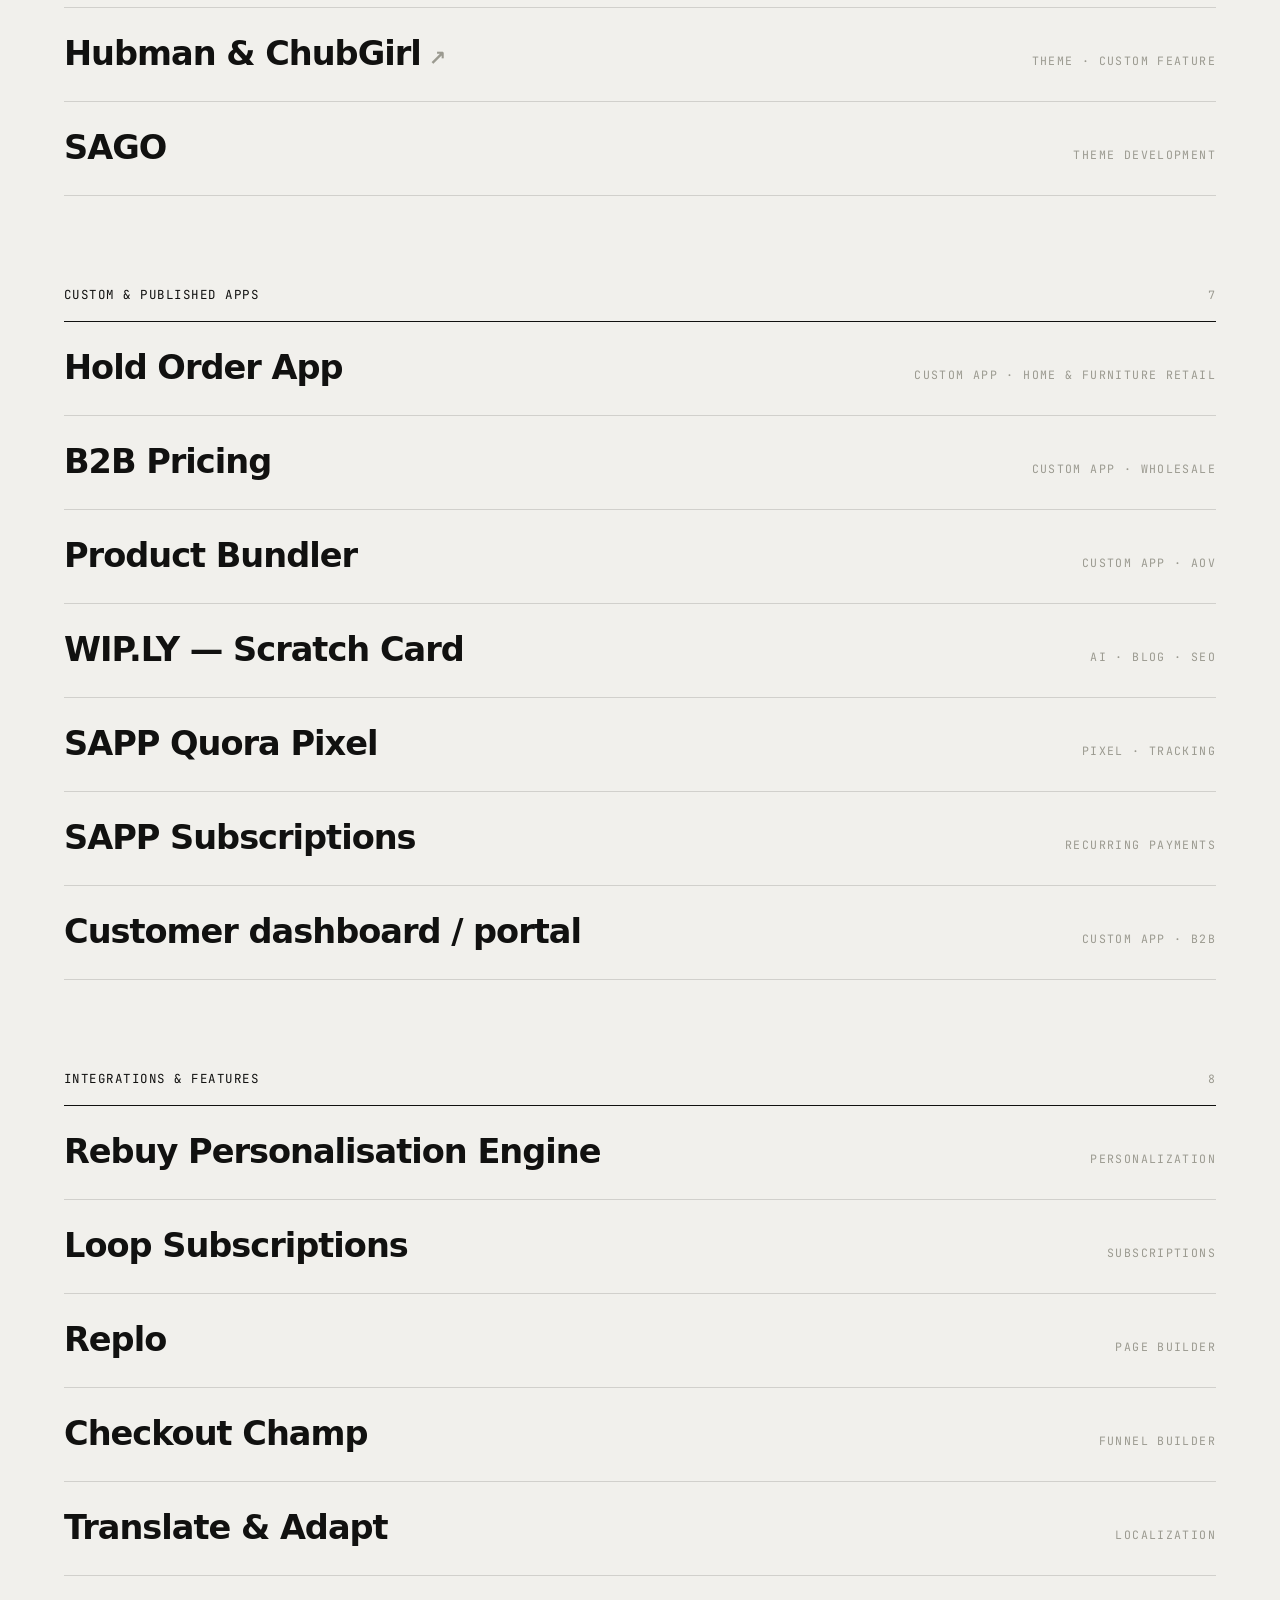
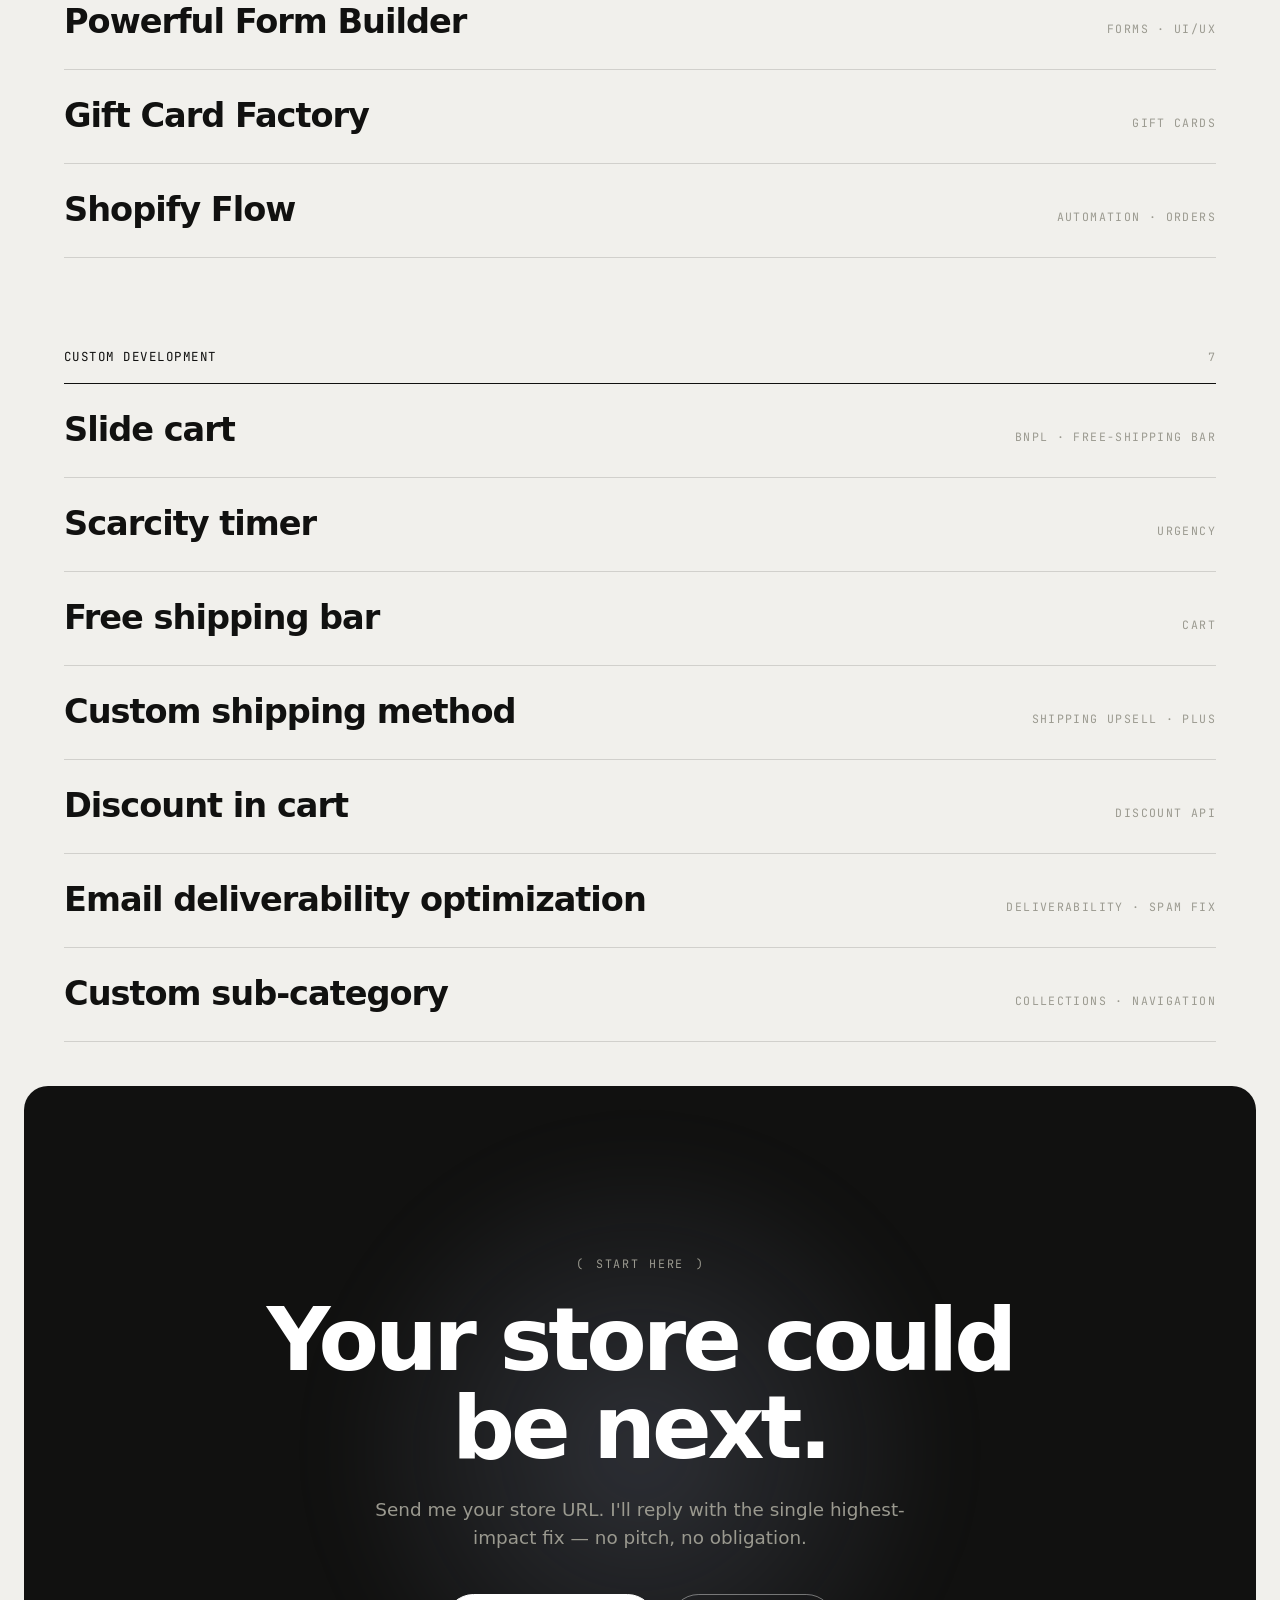
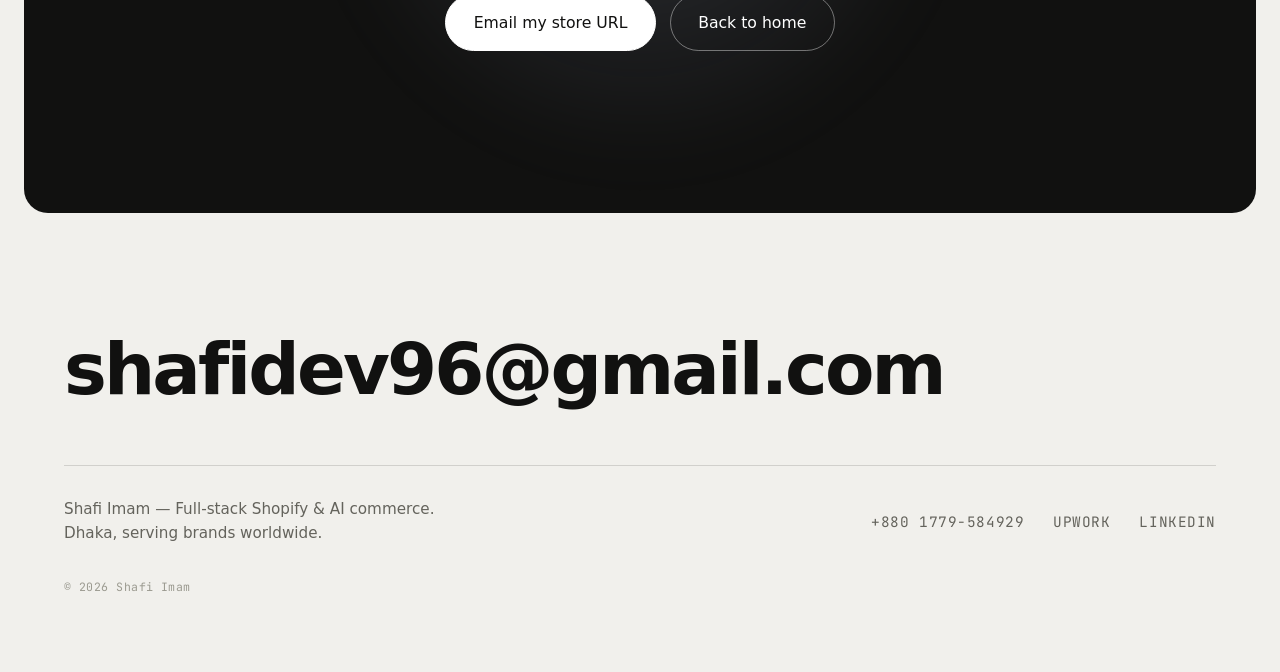
<file: work.html>
<!doctype html>
<html lang="en">
<head>
  <meta charset="utf-8" />
  <meta name="viewport" content="width=device-width, initial-scale=1" />
  <title>Work — Shafi Imam</title>
  <meta name="description" content="The full archive: Shopify stores, published apps, integrations, and custom builds shipped for 200+ merchants over six years." />

  <link rel="preconnect" href="https://api.fontshare.com" crossorigin />
  <link rel="preconnect" href="https://fonts.googleapis.com" />
  <link rel="preconnect" href="https://fonts.gstatic.com" crossorigin />
  <link href="https://api.fontshare.com/v2/css?f[]=switzer@400,500,600,700,800,900&display=swap" rel="stylesheet" />
  <link href="https://fonts.googleapis.com/css2?family=JetBrains+Mono:wght@400;500&display=swap" rel="stylesheet" />
  <link rel="stylesheet" href="styles.css" />
</head>
<body>

<div class="loader" id="loader" aria-hidden="true">
  <div class="loader__inner">
    <span class="loader__label mono">Shafi Imam — Archive</span>
    <span class="loader__count" id="count">000</span>
  </div>
</div>
<div class="cursor" id="cursor" aria-hidden="true"></div>
<canvas id="shader" aria-hidden="true"></canvas>
<div class="grain" aria-hidden="true"></div>

<!-- NAV -->
<header class="nav" id="top">
  <a class="nav__brand" href="index.html" aria-label="Shafi Imam home">
    <span class="nav__mark">SI</span>
    <span class="nav__name">Shafi Imam</span>
  </a>
  <nav class="nav__links" aria-label="Primary">
    <a href="index.html#ai">AI</a>
    <a href="work.html">Work</a>
    <a href="index.html#story">Story</a>
    <a href="index.html#process">Process</a>
  </nav>
  <a class="btn btn--sm" href="index.html#contact"><span>Free store audit</span></a>
</header>

<!-- HEADER -->
<section class="arc-hero">
  <p class="eyebrow" data-stagger>Archive</p>
  <h1 class="arc-hero__title">
    <span class="line" data-stagger><span>All the work.</span></span>
  </h1>
  <p class="arc-hero__sub" data-stagger>
    Six years, 200+ merchants. Stores, published apps, integrations, and the custom
    builds behind them. A living index — <a class="link-arrow" href="index.html#work">see the featured case studies →</a>
  </p>
</section>

<!-- STORES -->
<section class="archive">
  <header class="acat__head">
    <p class="mono acat__label">Storefronts</p>
    <span class="mono acat__count">13</span>
  </header>
  <ul class="arows">
    <li class="arow"><span class="arow__name"><a href="https://www.a-ma-maniere.com/" target="_blank" rel="noopener">A Ma Maniere <span class="arow__go">↗</span></a></span><span class="arow__tags mono">Shopify Plus · Gift Card · Flow</span></li>
    <li class="arow"><span class="arow__name"><a href="https://www.aftershockpc.com" target="_blank" rel="noopener">AfterShock PC <span class="arow__go">↗</span></a></span><span class="arow__tags mono">Headless · Plus · Custom code</span></li>
    <li class="arow"><span class="arow__name"><a href="https://www.socialstatuspgh.com/" target="_blank" rel="noopener">Social Status <span class="arow__go">↗</span></a></span><span class="arow__tags mono">Theme · AI discovery</span></li>
    <li class="arow"><span class="arow__name"><a href="https://byrna.com/" target="_blank" rel="noopener">Byrna <span class="arow__go">↗</span></a></span><span class="arow__tags mono">CRO · Cart · Custom</span></li>
    <li class="arow"><span class="arow__name"><a href="https://galtsand.com" target="_blank" rel="noopener">Galt Sand <span class="arow__go">↗</span></a></span><span class="arow__tags mono">Theme · Custom</span></li>
    <li class="arow"><span class="arow__name">APB</span><span class="arow__tags mono">Theme development</span></li>
    <li class="arow"><span class="arow__name"><a href="https://www.boxo.no" target="_blank" rel="noopener">Boxo <span class="arow__go">↗</span></a></span><span class="arow__tags mono">Rebuy · Slide cart · Discount API</span></li>
    <li class="arow"><span class="arow__name"><a href="https://www.maxstore.no" target="_blank" rel="noopener">Maxstore <span class="arow__go">↗</span></a></span><span class="arow__tags mono">Loop Subscriptions · Custom</span></li>
    <li class="arow"><span class="arow__name"><a href="https://groomingmore.com" target="_blank" rel="noopener">Grooming More <span class="arow__go">↗</span></a></span><span class="arow__tags mono">Replo · Page builder</span></li>
    <li class="arow"><span class="arow__name"><a href="https://in10sity.shop" target="_blank" rel="noopener">In10sity <span class="arow__go">↗</span></a></span><span class="arow__tags mono">Checkout Champ · Funnel</span></li>
    <li class="arow"><span class="arow__name"><a href="https://www.thegoldensecrets.com" target="_blank" rel="noopener">The Golden Secrets <span class="arow__go">↗</span></a></span><span class="arow__tags mono">Cosmetics · Theme</span></li>
    <li class="arow"><span class="arow__name"><a href="https://hubmanchubgirl.store" target="_blank" rel="noopener">Hubman &amp; ChubGirl <span class="arow__go">↗</span></a></span><span class="arow__tags mono">Theme · Custom feature</span></li>
    <li class="arow"><span class="arow__name">SAGO</span><span class="arow__tags mono">Theme development</span></li>
  </ul>
</section>

<!-- APPS -->
<section class="archive">
  <header class="acat__head">
    <p class="mono acat__label">Custom &amp; published apps</p>
    <span class="mono acat__count">7</span>
  </header>
  <ul class="arows">
    <li class="arow"><span class="arow__name">Hold Order App</span><span class="arow__tags mono">Custom app · Home &amp; furniture retail</span></li>
    <li class="arow"><span class="arow__name">B2B Pricing</span><span class="arow__tags mono">Custom app · Wholesale</span></li>
    <li class="arow"><span class="arow__name">Product Bundler</span><span class="arow__tags mono">Custom app · AOV</span></li>
    <li class="arow"><span class="arow__name">WIP.LY — Scratch Card</span><span class="arow__tags mono">AI · Blog · SEO</span></li>
    <li class="arow"><span class="arow__name">SAPP Quora Pixel</span><span class="arow__tags mono">Pixel · Tracking</span></li>
    <li class="arow"><span class="arow__name">SAPP Subscriptions</span><span class="arow__tags mono">Recurring payments</span></li>
    <li class="arow"><span class="arow__name">Customer dashboard / portal</span><span class="arow__tags mono">Custom app · B2B</span></li>
  </ul>
</section>

<!-- INTEGRATIONS -->
<section class="archive">
  <header class="acat__head">
    <p class="mono acat__label">Integrations &amp; features</p>
    <span class="mono acat__count">8</span>
  </header>
  <ul class="arows">
    <li class="arow"><span class="arow__name">Rebuy Personalisation Engine</span><span class="arow__tags mono">Personalization</span></li>
    <li class="arow"><span class="arow__name">Loop Subscriptions</span><span class="arow__tags mono">Subscriptions</span></li>
    <li class="arow"><span class="arow__name">Replo</span><span class="arow__tags mono">Page builder</span></li>
    <li class="arow"><span class="arow__name">Checkout Champ</span><span class="arow__tags mono">Funnel builder</span></li>
    <li class="arow"><span class="arow__name">Translate &amp; Adapt</span><span class="arow__tags mono">Localization</span></li>
    <li class="arow"><span class="arow__name">Powerful Form Builder</span><span class="arow__tags mono">Forms · UI/UX</span></li>
    <li class="arow"><span class="arow__name">Gift Card Factory</span><span class="arow__tags mono">Gift cards</span></li>
    <li class="arow"><span class="arow__name">Shopify Flow</span><span class="arow__tags mono">Automation · Orders</span></li>
  </ul>
</section>

<!-- CUSTOM -->
<section class="archive">
  <header class="acat__head">
    <p class="mono acat__label">Custom development</p>
    <span class="mono acat__count">7</span>
  </header>
  <ul class="arows">
    <li class="arow"><span class="arow__name">Slide cart</span><span class="arow__tags mono">BNPL · Free-shipping bar</span></li>
    <li class="arow"><span class="arow__name">Scarcity timer</span><span class="arow__tags mono">Urgency</span></li>
    <li class="arow"><span class="arow__name">Free shipping bar</span><span class="arow__tags mono">Cart</span></li>
    <li class="arow"><span class="arow__name">Custom shipping method</span><span class="arow__tags mono">Shipping upsell · Plus</span></li>
    <li class="arow"><span class="arow__name">Discount in cart</span><span class="arow__tags mono">Discount API</span></li>
    <li class="arow"><span class="arow__name">Email deliverability optimization</span><span class="arow__tags mono">Deliverability · Spam fix</span></li>
    <li class="arow"><span class="arow__name">Custom sub-category</span><span class="arow__tags mono">Collections · Navigation</span></li>
  </ul>
</section>

<!-- CTA -->
<section class="cta" id="contact">
  <div class="cta__orb" aria-hidden="true"></div>
  <p class="eyebrow">Start here</p>
  <h2 class="cta__title">Your store could<br />be next.</h2>
  <p class="cta__sub">Send me your store URL. I'll reply with the single highest-impact fix — no pitch, no obligation.</p>
  <div class="cta__actions">
    <a class="btn btn--accent magnetic" href="mailto:shafidev96@gmail.com?subject=Free%20store%20audit&body=My%20store%20URL%3A%20"><span>Email my store URL</span></a>
    <a class="btn btn--ghost magnetic" href="index.html"><span>Back to home</span></a>
  </div>
</section>

<!-- FOOTER -->
<footer class="foot">
  <div class="foot__top"><a class="foot__mail" href="mailto:shafidev96@gmail.com">shafidev96@gmail.com</a></div>
  <div class="foot__row">
    <p>Shafi Imam — Full-stack Shopify &amp; AI commerce. Dhaka, serving brands worldwide.</p>
    <div class="foot__links">
      <a href="tel:+8801779584929">+880 1779-584929</a>
      <a href="https://www.upwork.com/freelancers/shafiimam" target="_blank" rel="noopener">Upwork</a>
      <a href="https://www.linkedin.com/in/shafiimam/" target="_blank" rel="noopener">LinkedIn</a>
    </div>
  </div>
  <p class="foot__fine mono">© <span id="year">2026</span> Shafi Imam</p>
</footer>

<script src="shader.js" defer></script>
<script src="main.js" defer></script>
</body>
</html>
</file>
<file: styles.css>
/* =========================================================
   Shafi Imam — Portfolio
   Light, monochrome, Swiss-grotesk editorial (konpo-grade).
   Near-white paper, near-black ink, no color. Motion carries it.
   ========================================================= */

:root {
  --bg:        #F1F0EC;   /* warm paper white */
  --bg-2:      #E9E8E2;
  --card:      #FBFBF9;
  --ink:       #111110;
  --ink-soft:  #64635C;
  --ink-faint: #9B9A90;
  --line:      rgba(17,17,16,0.14);
  --line-2:    rgba(17,17,16,0.24);
  --dark:      #111110;   /* inverted sections */
  --dark-soft: #9A998F;

  --sans: "Switzer", system-ui, -apple-system, "Helvetica Neue", Arial, sans-serif;
  --mono: "JetBrains Mono", ui-monospace, "SF Mono", monospace;

  --pad-x: clamp(1.25rem, 5vw, 7rem);
  --section-y: clamp(5rem, 11vw, 12rem);
  --maxw: 1320px;
  --radius: 14px;
  --ease: cubic-bezier(0.16, 1, 0.3, 1);
}

* { box-sizing: border-box; }
html { -webkit-text-size-adjust: 100%; }
html.smooth { scroll-behavior: smooth; }

body {
  margin: 0;
  background: var(--bg);
  color: var(--ink);
  font-family: var(--sans);
  font-size: clamp(1rem, 0.96rem + 0.22vw, 1.12rem);
  line-height: 1.55;
  font-weight: 400;
  -webkit-font-smoothing: antialiased;
  text-rendering: optimizeLegibility;
  overflow-x: clip;
}
body.lock { overflow: hidden; height: 100vh; }

h1, h2, h3 { font-family: var(--sans); font-weight: 600; margin: 0; line-height: 1.0; letter-spacing: -0.035em; }
p { margin: 0; }
ul, ol, dl { margin: 0; padding: 0; list-style: none; }
a { color: inherit; text-decoration: none; }
em { font-style: italic; }

/* hide native cursor on fine pointers (custom cursor takes over) */
@media (pointer: fine) { .cursor-on, .cursor-on a, .cursor-on button, .cursor-on .btn { cursor: none; } }

/* background shader + grain ------------------------------ */
#shader { position: fixed; inset: 0; width: 100%; height: 100%; z-index: 0; opacity: 0.5; pointer-events: none; }
.grain {
  position: fixed; inset: 0; z-index: 1; pointer-events: none; opacity: 0.4;
  background-image: url("data:image/svg+xml,%3Csvg xmlns='http://www.w3.org/2000/svg' width='140' height='140'%3E%3Cfilter id='n'%3E%3CfeTurbulence type='fractalNoise' baseFrequency='0.8' numOctaves='2' stitchTiles='stitch'/%3E%3C/filter%3E%3Crect width='100%25' height='100%25' filter='url(%23n)'/%3E%3C/svg%3E");
  mix-blend-mode: multiply;
}
body > *:not(#shader):not(.grain):not(.loader):not(.cursor) { position: relative; z-index: 2; }

/* =========================================================
   PRELOADER
   ========================================================= */
.loader { position: fixed; inset: 0; z-index: 200; background: var(--bg); display: grid; place-items: end center; padding: 0 var(--pad-x) clamp(2rem, 6vh, 4rem); transition: transform 0.9s var(--ease); }
.loader.done { transform: translateY(-100%); }
.loader__inner { width: 100%; max-width: var(--maxw); display: flex; align-items: baseline; justify-content: space-between; gap: 1rem; border-top: 1px solid var(--line); padding-top: 1.4rem; }
.loader__label { color: var(--ink-faint); }
.loader__count { font-family: var(--sans); font-weight: 600; font-size: clamp(4rem, 3rem + 10vw, 12rem); line-height: 0.8; letter-spacing: -0.05em; color: var(--ink); font-variant-numeric: tabular-nums; }

/* =========================================================
   CUSTOM CURSOR
   ========================================================= */
.cursor { position: fixed; top: 0; left: 0; width: 12px; height: 12px; border-radius: 50%; background: #fff; z-index: 300; pointer-events: none; will-change: transform; transition: width 0.28s var(--ease), height 0.28s var(--ease), opacity 0.25s; mix-blend-mode: difference; opacity: 0; }
.cursor.is-active { opacity: 1; }
.cursor.is-hover { width: 52px; height: 52px; }
@media (pointer: coarse) { .cursor { display: none; } }

/* utility ------------------------------------------------ */
.mono { font-family: var(--mono); font-size: 0.72rem; letter-spacing: 0.12em; text-transform: uppercase; color: var(--ink-faint); }
.eyebrow { font-family: var(--mono); font-size: 0.73rem; letter-spacing: 0.16em; text-transform: uppercase; color: var(--ink-soft); margin-bottom: 1.4rem; display: inline-flex; align-items: center; gap: 0.7rem; }
.eyebrow::before { content: "("; }
.eyebrow::after { content: ")"; }

.section-head { max-width: 900px; margin-bottom: clamp(2.5rem, 5vw, 4.5rem); }
.section-title { font-size: clamp(2.2rem, 1rem + 4.6vw, 5rem); color: var(--ink); font-weight: 600; }
.section-lead { color: var(--ink-soft); font-size: clamp(1.05rem, 1rem + 0.4vw, 1.3rem); max-width: 54ch; margin-top: 1.6rem; }

/* buttons ------------------------------------------------ */
.btn { position: relative; display: inline-flex; align-items: center; justify-content: center; font-family: var(--sans); font-weight: 500; font-size: 0.98rem; padding: 0.95rem 1.7rem; border-radius: 999px; border: 1px solid var(--ink); cursor: pointer; transition: background 0.3s var(--ease), color 0.3s var(--ease), border-color 0.3s var(--ease); }
.btn > span { position: relative; z-index: 1; }
.btn--accent { background: var(--ink); color: var(--bg); }
.btn--accent:hover { background: transparent; color: var(--ink); }
.btn--ghost { background: transparent; color: var(--ink); }
.btn--ghost:hover { background: var(--ink); color: var(--bg); }
.btn--sm { padding: 0.6rem 1.2rem; font-size: 0.9rem; background: var(--ink); color: var(--bg); }
.btn--sm:hover { background: transparent; color: var(--ink); }

.link-arrow { font-weight: 500; color: var(--ink); border-bottom: 1px solid var(--ink); padding-bottom: 2px; transition: opacity 0.2s ease; }
.link-arrow:hover { opacity: 0.55; }

/* =========================================================
   NAV
   ========================================================= */
.nav { position: sticky; top: 0; z-index: 60; display: flex; align-items: center; justify-content: space-between; gap: 1.5rem; padding: 1.1rem var(--pad-x); background: color-mix(in srgb, var(--bg) 80%, transparent); backdrop-filter: blur(10px); }
.nav__brand { display: inline-flex; align-items: center; gap: 0.65rem; }
.nav__mark { font-family: var(--sans); font-weight: 700; font-size: 0.85rem; letter-spacing: -0.02em; background: var(--ink); color: var(--bg); width: 1.9rem; height: 1.9rem; display: inline-grid; place-items: center; border-radius: 7px; }
.nav__name { font-weight: 600; font-size: 0.98rem; }
.nav__links { display: flex; gap: 1.8rem; }
.nav__links a { color: var(--ink-soft); font-size: 0.92rem; font-family: var(--mono); letter-spacing: 0.04em; text-transform: uppercase; transition: color 0.15s ease; }
.nav__links a:hover { color: var(--ink); }

/* =========================================================
   HERO
   ========================================================= */
.hero { padding: clamp(3rem, 7vw, 7rem) var(--pad-x) clamp(3rem, 6vw, 5rem); }
.hero__inner { max-width: var(--maxw); margin: 0 auto; }
.hero__title { font-size: clamp(2.9rem, 1rem + 8.5vw, 8rem); font-weight: 600; color: var(--ink); letter-spacing: -0.045em; line-height: 0.94; margin-bottom: 2rem; }
.hero__title .line { display: block; overflow: hidden; }
.hero__title .line > span { display: block; }
.hero__title em { font-style: italic; font-weight: 500; }
.hero__sub { font-size: clamp(1.1rem, 1rem + 0.6vw, 1.45rem); color: var(--ink-soft); max-width: 48ch; margin-bottom: 2.6rem; }
.hero__cta { display: flex; flex-wrap: wrap; gap: 0.9rem; margin-bottom: 4rem; }
.hero__stats { display: grid; grid-template-columns: repeat(4, auto); gap: clamp(1.5rem, 4vw, 4rem); justify-content: start; padding-top: 2rem; border-top: 1px solid var(--line); }
.hstat { display: flex; flex-direction: column; }
.hstat b { font-family: var(--sans); font-weight: 600; font-size: clamp(2rem, 1.2rem + 2.8vw, 3.4rem); color: var(--ink); letter-spacing: -0.04em; font-variant-numeric: tabular-nums; }
.hstat span { color: var(--ink-faint); font-size: 0.82rem; font-family: var(--mono); letter-spacing: 0.04em; margin-top: 0.3rem; }
.hero__proof { margin-top: 2.2rem; text-transform: none; letter-spacing: 0.02em; color: var(--ink-faint); font-size: 0.74rem; }

/* =========================================================
   MARQUEE
   ========================================================= */
.marquee { border-block: 1px solid var(--line); padding: clamp(1.6rem, 3vw, 2.4rem) 0; overflow: hidden; -webkit-mask-image: linear-gradient(90deg, transparent, #000 8%, #000 92%, transparent); mask-image: linear-gradient(90deg, transparent, #000 8%, #000 92%, transparent); }
.marquee__track { display: inline-flex; align-items: center; gap: 2.4rem; white-space: nowrap; animation: scroll-x 38s linear infinite; }
.marquee__track span { font-family: var(--sans); font-weight: 500; font-size: clamp(1rem, 0.8rem + 0.9vw, 1.6rem); letter-spacing: -0.01em; color: var(--ink); }
.marquee__track span[aria-hidden] { color: var(--ink-faint); }
.marquee__track--logos { gap: clamp(2.5rem, 5vw, 5rem); }
.clogo { height: clamp(24px, 2.6vw, 34px); width: auto; flex: 0 0 auto; object-fit: contain; filter: brightness(0); opacity: 0.48; transition: opacity 0.3s var(--ease); }
.clogo:hover { opacity: 0.85; }
.clogo--mark { height: clamp(30px, 3.4vw, 44px); }
@keyframes scroll-x { to { transform: translateX(-50%); } }

/* =========================================================
   AI FEATURES
   ========================================================= */
.ai { position: relative; overflow: clip; max-width: var(--maxw); margin: 0 auto; padding: var(--section-y) var(--pad-x); }
.ai__orb { position: absolute; top: 6%; right: -4%; width: min(42vw, 520px); aspect-ratio: 1; z-index: -1; background: radial-gradient(circle at 50% 50%, rgba(150,160,190,0.5), rgba(150,160,190,0.14) 45%, transparent 68%); filter: blur(30px); border-radius: 50%; animation: float 15s ease-in-out infinite; }
@keyframes float { 0%,100% { transform: translateY(0) scale(1); } 50% { transform: translateY(-26px) scale(1.05); } }
.ai__grid { display: grid; grid-template-columns: repeat(3, 1fr); gap: 1rem; border-top: 1px solid var(--line); }
.aicard { position: relative; overflow: hidden; padding: 2rem 1.9rem 1.9rem; border-right: 1px solid var(--line); min-height: 280px; display: flex; flex-direction: column; }
.aicard:last-child { border-right: none; }
.aicard__glow { display: none; }
.aicard__idx { color: var(--ink-faint); margin-bottom: auto; }
.aicard h3 { font-size: 1.7rem; color: var(--ink); margin: 2rem 0 0.8rem; font-weight: 600; }
.aicard p { color: var(--ink-soft); font-size: 0.98rem; }
.aicard__tag { margin-top: 1.3rem; text-transform: none; letter-spacing: 0.02em; color: var(--ink-faint); font-size: 0.72rem; }
.ai__also { margin-top: 2rem; text-align: center; text-transform: none; letter-spacing: 0.03em; color: var(--ink-faint); font-size: 0.8rem; }

/* =========================================================
   WORK / CASE STUDIES
   ========================================================= */
.work { max-width: var(--maxw); margin: 0 auto; padding: var(--section-y) var(--pad-x); }
.case { position: sticky; display: grid; grid-template-columns: 1fr 1fr; gap: clamp(1.5rem, 4vw, 4rem); align-items: center; background: var(--bg); border: 1px solid var(--line-2); border-radius: 20px; padding: clamp(1.5rem, 3.5vw, 3rem); margin-bottom: clamp(1.5rem, 3vw, 2.5rem); }
article.case:nth-of-type(1) { top: 90px; }
article.case:nth-of-type(2) { top: 108px; }
article.case:nth-of-type(3) { top: 126px; }
.case:last-of-type { margin-bottom: 0; }
.case--alt .case__media { order: 2; }
.case__media { position: relative; aspect-ratio: 4 / 3; border-radius: var(--radius); overflow: hidden; border: 1px solid var(--line); background: linear-gradient(160deg, #e6e5df, #fbfbf9); display: block; }
.case__media img { width: 100%; height: 100%; object-fit: cover; object-position: top center; display: block; transition: transform 0.8s var(--ease); }
.case__media:hover img { transform: scale(1.04); }
.case__live { position: absolute; left: 0.9rem; bottom: 0.9rem; z-index: 2; color: var(--ink); background: rgba(255,255,255,0.88); backdrop-filter: blur(4px); padding: 0.38rem 0.75rem; border-radius: 999px; text-transform: none; letter-spacing: 0.02em; font-size: 0.68rem; opacity: 0; transform: translateY(6px); transition: opacity 0.35s var(--ease), transform 0.35s var(--ease); }
.case__media:hover .case__live { opacity: 1; transform: none; }
.case__shot { color: var(--ink-faint); }
.case__store { font-size: clamp(1.9rem, 1.1rem + 2.4vw, 3rem); color: var(--ink); margin: 0.3rem 0 1.1rem; font-weight: 600; }
.case__problem { color: var(--ink-soft); margin-bottom: 1.4rem; max-width: 46ch; }
.case__did { display: grid; gap: 0.6rem; margin-bottom: 1.9rem; }
.case__did li { position: relative; padding-left: 1.5rem; font-size: 0.98rem; color: var(--ink); }
.case__did li::before { content: "→"; position: absolute; left: 0; color: var(--ink); }
.case__foot { display: flex; flex-wrap: wrap; gap: 1.5rem 2.5rem; align-items: flex-end; justify-content: space-between; padding-top: 1.4rem; border-top: 1px solid var(--line); }
.metric { display: flex; flex-direction: column; gap: 0.3rem; }
.metric__big { font-family: var(--sans); font-weight: 600; font-size: clamp(2.2rem, 1.4rem + 3.2vw, 3.6rem); color: var(--ink); letter-spacing: -0.04em; }
.delta { font-size: 0.6em; vertical-align: middle; }
.metric__cap { text-transform: none; letter-spacing: 0.01em; color: var(--ink-soft); font-size: 0.78rem; }
.deets { display: flex; gap: 2rem; }
.deets dt { margin-bottom: 0.25rem; }
.deets dd { color: var(--ink); font-size: 0.92rem; }
.work__foot { text-align: center; margin-top: 3rem; text-transform: none; letter-spacing: 0.02em; color: var(--ink-faint); }

/* =========================================================
   MORE WORK
   ========================================================= */
.more { border-top: 1px solid var(--line); padding: var(--section-y) var(--pad-x); }
.more .section-head, .more__cols { max-width: var(--maxw); margin-inline: auto; }
.more__cols { display: grid; grid-template-columns: repeat(3, 1fr); gap: clamp(1.5rem, 4vw, 3.5rem); }
.more__label { margin-bottom: 1.2rem; color: var(--ink); }
.taglist { display: flex; flex-wrap: wrap; gap: 0.5rem; }
.taglist li { font-size: 0.88rem; font-weight: 400; padding: 0.4rem 0.9rem; border: 1px solid var(--line); border-radius: 999px; color: var(--ink); transition: background 0.2s ease, color 0.2s ease; }
.taglist li:hover { background: var(--ink); color: var(--bg); }

/* =========================================================
   STORY
   ========================================================= */
.story { max-width: var(--maxw); margin: 0 auto; padding: var(--section-y) var(--pad-x); display: grid; grid-template-columns: 0.85fr 1.15fr; gap: clamp(2.5rem, 6vw, 6rem); align-items: start; }
.story__intro { position: sticky; top: 100px; }
.story__lead { color: var(--ink-soft); font-size: 1.25rem; margin: 1.6rem 0 2rem; max-width: 34ch; }
.story__media { aspect-ratio: 4/5; border-radius: var(--radius); border: 1px solid var(--line); background: linear-gradient(160deg, #e6e5df, #fbfbf9); overflow: hidden; max-width: 340px; }
.story__media img { width: 100%; height: 100%; object-fit: cover; object-position: top center; display: block; filter: grayscale(1) contrast(1.04); transition: filter 0.5s var(--ease), transform 0.7s var(--ease); }
.story__media:hover img { filter: grayscale(0) contrast(1); transform: scale(1.02); }
.timeline { display: grid; gap: 2.6rem; position: relative; padding-left: 2rem; }
.timeline::before { content: ""; position: absolute; left: 0; top: 6px; bottom: 6px; width: 1px; background: var(--line-2); }
.timeline::after { content: ""; position: absolute; left: 0; top: 6px; width: 2px; height: calc(100% - 12px); background: var(--ink); transform: scaleY(var(--tl-progress, 0)); transform-origin: top; }
.tl { position: relative; }
.tl::before { content: ""; position: absolute; left: calc(-2rem - 4px); top: 7px; width: 9px; height: 9px; border-radius: 50%; background: var(--bg); border: 1.5px solid var(--ink-faint); transition: background 0.35s var(--ease), border-color 0.35s var(--ease), transform 0.35s var(--ease); }
.tl.is-in::before { background: var(--ink); border-color: var(--ink); transform: scale(1.2); }
.tl__year { color: var(--ink-faint); margin-bottom: 0.7rem; display: block; }
.tl h3 { font-size: clamp(1.4rem, 1rem + 1.2vw, 2rem); color: var(--ink); margin-bottom: 0.7rem; font-weight: 600; }
.tl p { color: var(--ink-soft); }

/* =========================================================
   DOTFIELD (interactive Services header)
   ========================================================= */
.dotfield { position: relative; width: 100vw; margin-left: 50%; transform: translateX(-50%); overflow: hidden; border-block: 1px solid var(--line); margin-bottom: clamp(2.5rem, 5vw, 4rem); padding: clamp(3rem, 6vw, 6rem) var(--pad-x); min-height: clamp(240px, 36vh, 400px); display: flex; flex-direction: column; justify-content: center; }
.dotfield__canvas { position: absolute; inset: 0; width: 100%; height: 100%; z-index: 2; pointer-events: none; }
.dotfield > :not(.dotfield__canvas) { position: relative; z-index: 1; }
.dotfield__inner { max-width: var(--maxw); margin: 0 auto; width: 100%; }
.dotfield__title { font-family: var(--sans); font-weight: 600; font-size: clamp(3.5rem, 1rem + 13vw, 11rem); letter-spacing: -0.05em; line-height: 0.9; color: var(--ink); will-change: transform; }
.dotfield__sub { color: var(--ink-soft); font-size: clamp(1rem, 1rem + 0.3vw, 1.2rem); max-width: 50ch; margin-top: 1.3rem; }

/* =========================================================
   SERVICES
   ========================================================= */
.services { max-width: var(--maxw); margin: 0 auto; padding: var(--section-y) var(--pad-x); }
.svc__grid { display: grid; grid-template-columns: repeat(3, 1fr); gap: 0; border: 1px solid var(--line); border-radius: var(--radius); overflow: hidden; }
.svc { padding: 2rem 1.9rem; border-right: 1px solid var(--line); border-bottom: 1px solid var(--line); transition: background 0.3s var(--ease); }
.svc:hover { background: var(--bg-2); }
.svc h3 { font-size: 1.4rem; color: var(--ink); margin-bottom: 0.8rem; font-weight: 600; }
.svc p { color: var(--ink-soft); font-size: 0.97rem; }
.svc--cta { background: var(--ink); }
.svc--cta:hover { background: var(--ink); }
.svc--cta h3 { color: var(--bg); }
.svc--cta p { color: var(--dark-soft); margin-bottom: 1rem; }
.svc--cta .link-arrow { color: var(--bg); border-color: var(--bg); }

/* =========================================================
   HOW IT WORKS  (editorial number-rows)
   ========================================================= */
.process { max-width: var(--maxw); margin: 0 auto; padding: var(--section-y) var(--pad-x); }
.steps { position: relative; }
.step { position: relative; display: grid; grid-template-columns: auto 1fr auto; gap: clamp(1.5rem, 5vw, 5rem); align-items: center; padding: clamp(1.9rem, 3.6vw, 3.1rem) clamp(0.6rem, 1.5vw, 1.5rem); transition: background 0.4s var(--ease); }
.step::before { content: ""; position: absolute; left: 0; right: 0; top: 0; height: 1px; background: var(--line-2); transform: scaleX(0); transform-origin: left; transition: transform 0.9s var(--ease) 0.05s; }
.step.is-in::before { transform: scaleX(1); }
.step:last-child { border-bottom: 1px solid var(--line-2); }
.step__n { font-family: var(--sans); font-weight: 600; font-size: clamp(1.6rem, 1rem + 2.4vw, 3rem); color: var(--ink-faint); letter-spacing: -0.04em; font-variant-numeric: tabular-nums; }
.step__body { max-width: 660px; }
.step__body h3 { font-size: clamp(1.7rem, 1rem + 2.6vw, 3.2rem); color: var(--ink); font-weight: 600; margin-bottom: 0.7rem; letter-spacing: -0.035em; }
.step__body p { color: var(--ink-soft); max-width: 54ch; }
.step__meta { color: var(--ink-faint); white-space: nowrap; align-self: center; }

/* =========================================================
   TESTIMONIALS  (editorial quote-rows)
   ========================================================= */
.quotes { max-width: var(--maxw); margin: 0 auto; padding: var(--section-y) var(--pad-x); }
.quotes .section-lead b { color: var(--ink); font-weight: 600; font-variant-numeric: tabular-nums; }
.qlist { border-top: 1px solid var(--line); }
.qrow { display: grid; grid-template-columns: 1fr 240px; gap: clamp(1.5rem, 4vw, 4rem); align-items: start; padding: clamp(2rem, 4vw, 3.6rem) 0; border-bottom: 1px solid var(--line); }
.qrow blockquote { margin: 0; font-family: var(--sans); font-weight: 500; font-size: clamp(1.35rem, 1rem + 1.7vw, 2.4rem); line-height: 1.22; letter-spacing: -0.025em; color: var(--ink); }
.qrow blockquote::before { content: "\201C"; }
.qrow blockquote::after { content: "\201D"; }
.qmeta { display: flex; flex-direction: column; gap: 0.3rem; padding-top: 0.6rem; }
.qmeta b { font-family: var(--sans); font-size: 1.05rem; color: var(--ink); font-weight: 600; }

/* =========================================================
   FINAL CTA  (dark inverted bookend)
   ========================================================= */
.cta { position: relative; overflow: hidden; text-align: center; padding: calc(var(--section-y) * 1.15) var(--pad-x); background: var(--dark); color: var(--bg); border-radius: 24px; margin: 0 clamp(0.5rem, 2vw, 1.5rem) clamp(0.5rem, 2vw, 1.5rem); }
.cta .eyebrow { color: var(--dark-soft); }
.cta__orb { position: absolute; top: 50%; left: 50%; transform: translate(-50%,-50%); width: min(70vw, 720px); aspect-ratio: 1; z-index: 0; background: radial-gradient(circle, rgba(150,160,190,0.22), transparent 62%); filter: blur(30px); border-radius: 50%; animation: float 16s ease-in-out infinite; }
.cta > *:not(.cta__orb) { position: relative; z-index: 1; }
.cta__title { font-size: clamp(2.4rem, 1.1rem + 5.5vw, 6rem); color: #fff; letter-spacing: -0.045em; margin-bottom: 1.5rem; font-weight: 600; }
.cta__sub { max-width: 48ch; margin: 0 auto 2.6rem; color: var(--dark-soft); font-size: 1.15rem; }
.cta__actions { display: flex; flex-wrap: wrap; gap: 0.9rem; justify-content: center; }
.cta .btn--accent { background: #fff; color: var(--ink); border-color: #fff; }
.cta .btn--accent:hover { background: transparent; color: #fff; }
.cta .btn--ghost { color: #fff; border-color: rgba(255,255,255,0.4); }
.cta .btn--ghost:hover { background: #fff; color: var(--ink); border-color: #fff; }

/* =========================================================
   FOOTER
   ========================================================= */
.foot { padding: clamp(3rem, 6vw, 5rem) var(--pad-x); max-width: var(--maxw); margin: 0 auto; }
.foot__top { padding-bottom: 2.5rem; border-bottom: 1px solid var(--line); margin-bottom: 2rem; }
.foot__mail { font-family: var(--sans); font-weight: 600; font-size: clamp(1.8rem, 1rem + 5vw, 4.5rem); color: var(--ink); letter-spacing: -0.04em; border-bottom: 2px solid transparent; transition: opacity 0.2s ease; }
.foot__mail:hover { opacity: 0.55; }
.foot__row { display: flex; flex-wrap: wrap; gap: 1.5rem; justify-content: space-between; align-items: center; }
.foot__row p { color: var(--ink-soft); font-size: 0.95rem; max-width: 44ch; }
.foot__links { display: flex; flex-wrap: wrap; gap: 1.8rem; }
.foot__links a { color: var(--ink-soft); font-size: 0.9rem; font-family: var(--mono); text-transform: uppercase; letter-spacing: 0.04em; transition: color 0.15s; }
.foot__links a:hover { color: var(--ink); }
.foot__fine { margin-top: 2rem; text-transform: none; letter-spacing: 0.04em; }

/* =========================================================
   WORK ARCHIVE PAGE
   ========================================================= */
.arc-hero { max-width: var(--maxw); margin: 0 auto; padding: clamp(3rem, 7vw, 7rem) var(--pad-x) clamp(2.5rem, 5vw, 4rem); }
.arc-hero__title { font-size: clamp(2.8rem, 1rem + 9vw, 8rem); font-weight: 600; letter-spacing: -0.045em; line-height: 0.94; margin-bottom: 1.6rem; color: var(--ink); }
.arc-hero__title .line { display: block; overflow: hidden; }
.arc-hero__title .line > span { display: block; }
.arc-hero__sub { font-size: clamp(1.05rem, 1rem + 0.5vw, 1.35rem); color: var(--ink-soft); max-width: 62ch; }
.archive { max-width: var(--maxw); margin: 0 auto; padding: clamp(1.8rem, 3.5vw, 3rem) var(--pad-x); }
.acat__head { display: flex; align-items: baseline; justify-content: space-between; padding-bottom: 1rem; border-bottom: 1px solid var(--ink); }
.acat__label { color: var(--ink); font-size: 0.78rem; }
.acat__count { color: var(--ink-faint); }
.arow { display: flex; align-items: baseline; justify-content: space-between; gap: 1rem 2rem; flex-wrap: wrap; padding: clamp(0.9rem, 1.6vw, 1.35rem) 0; border-bottom: 1px solid var(--line); transition: padding-left 0.4s var(--ease); }
.arow:hover { padding-left: 0.7rem; }
.arow__name { font-family: var(--sans); font-weight: 600; font-size: clamp(1.25rem, 1rem + 1.4vw, 2.1rem); letter-spacing: -0.03em; color: var(--ink); }
.arow__name a { display: inline-flex; align-items: baseline; gap: 0.5rem; }
.arow__go { font-size: 0.62em; color: var(--ink-faint); transition: transform 0.3s var(--ease), color 0.3s; }
.arow__name a:hover .arow__go { transform: translate(2px, -2px); color: var(--ink); }
.arow__tags { color: var(--ink-faint); text-align: right; }
.more__all { max-width: var(--maxw); margin: clamp(2rem, 4vw, 3.5rem) auto 0; text-align: center; }

/* =========================================================
   MOTION
   ========================================================= */
[data-stagger] { opacity: 0; transform: translateY(24px); }
.hero__title .line[data-stagger], .arc-hero__title .line[data-stagger] { opacity: 1; transform: none; }
.hero__title .line[data-stagger] > span, .arc-hero__title .line[data-stagger] > span { opacity: 0; transform: translateY(105%); }
[data-reveal] { opacity: 0; transform: translateY(26px); transition: opacity 0.9s var(--ease), transform 0.9s var(--ease); }
[data-reveal].is-in { opacity: 1; transform: none; }
.played[data-stagger] { transition: opacity 0.9s var(--ease), transform 0.9s var(--ease); opacity: 1; transform: none; }
.hero__title .line.played > span, .arc-hero__title .line.played > span { transition: transform 1s var(--ease), opacity 1s var(--ease); transform: none; opacity: 1; }

/* =========================================================
   RESPONSIVE
   ========================================================= */
@media (max-width: 1000px) {
  .story { grid-template-columns: 1fr; }
  .story__intro { position: static; }
  .story__media { max-width: 260px; }
}
@media (max-width: 900px) {
  .ai__grid { grid-template-columns: 1fr; }
  .aicard { border-right: none; border-bottom: 1px solid var(--line); }
  .case { grid-template-columns: 1fr; }
  .case--alt .case__media { order: 0; }
  .case__media { max-width: 560px; }
  .more__cols { grid-template-columns: 1fr; }
  .svc__grid { grid-template-columns: repeat(2, 1fr); }
  .hero__stats { grid-template-columns: repeat(2, auto); gap: 1.8rem 3rem; }
  .step { grid-template-columns: auto 1fr; }
  .step__meta { display: none; }
  .qrow { grid-template-columns: 1fr; }
}
@media (max-width: 600px) {
  .nav__links { display: none; }
  .svc__grid { grid-template-columns: 1fr; }
  .hero__stats { grid-template-columns: 1fr 1fr; }
  .hero__cta .btn, .cta__actions .btn { flex: 1 1 auto; }
  .deets { gap: 1.4rem; }
}

@media (prefers-reduced-motion: reduce) {
  html.smooth { scroll-behavior: auto; }
  #shader, .cursor { display: none; }
  .marquee__track, .ai__orb, .cta__orb { animation: none !important; }
  [data-reveal], [data-stagger] { opacity: 1 !important; transform: none !important; transition: none !important; }
  .hero__title .line > span, .arc-hero__title .line > span { opacity: 1 !important; transform: none !important; }
  .case { position: static; box-shadow: none; }
  .timeline::after { transform: scaleY(1); }
  .step::before { transform: scaleX(1); }
}

/* focus */
a:focus-visible, .btn:focus-visible { outline: 2px solid var(--ink); outline-offset: 3px; border-radius: 6px; }
</file>
